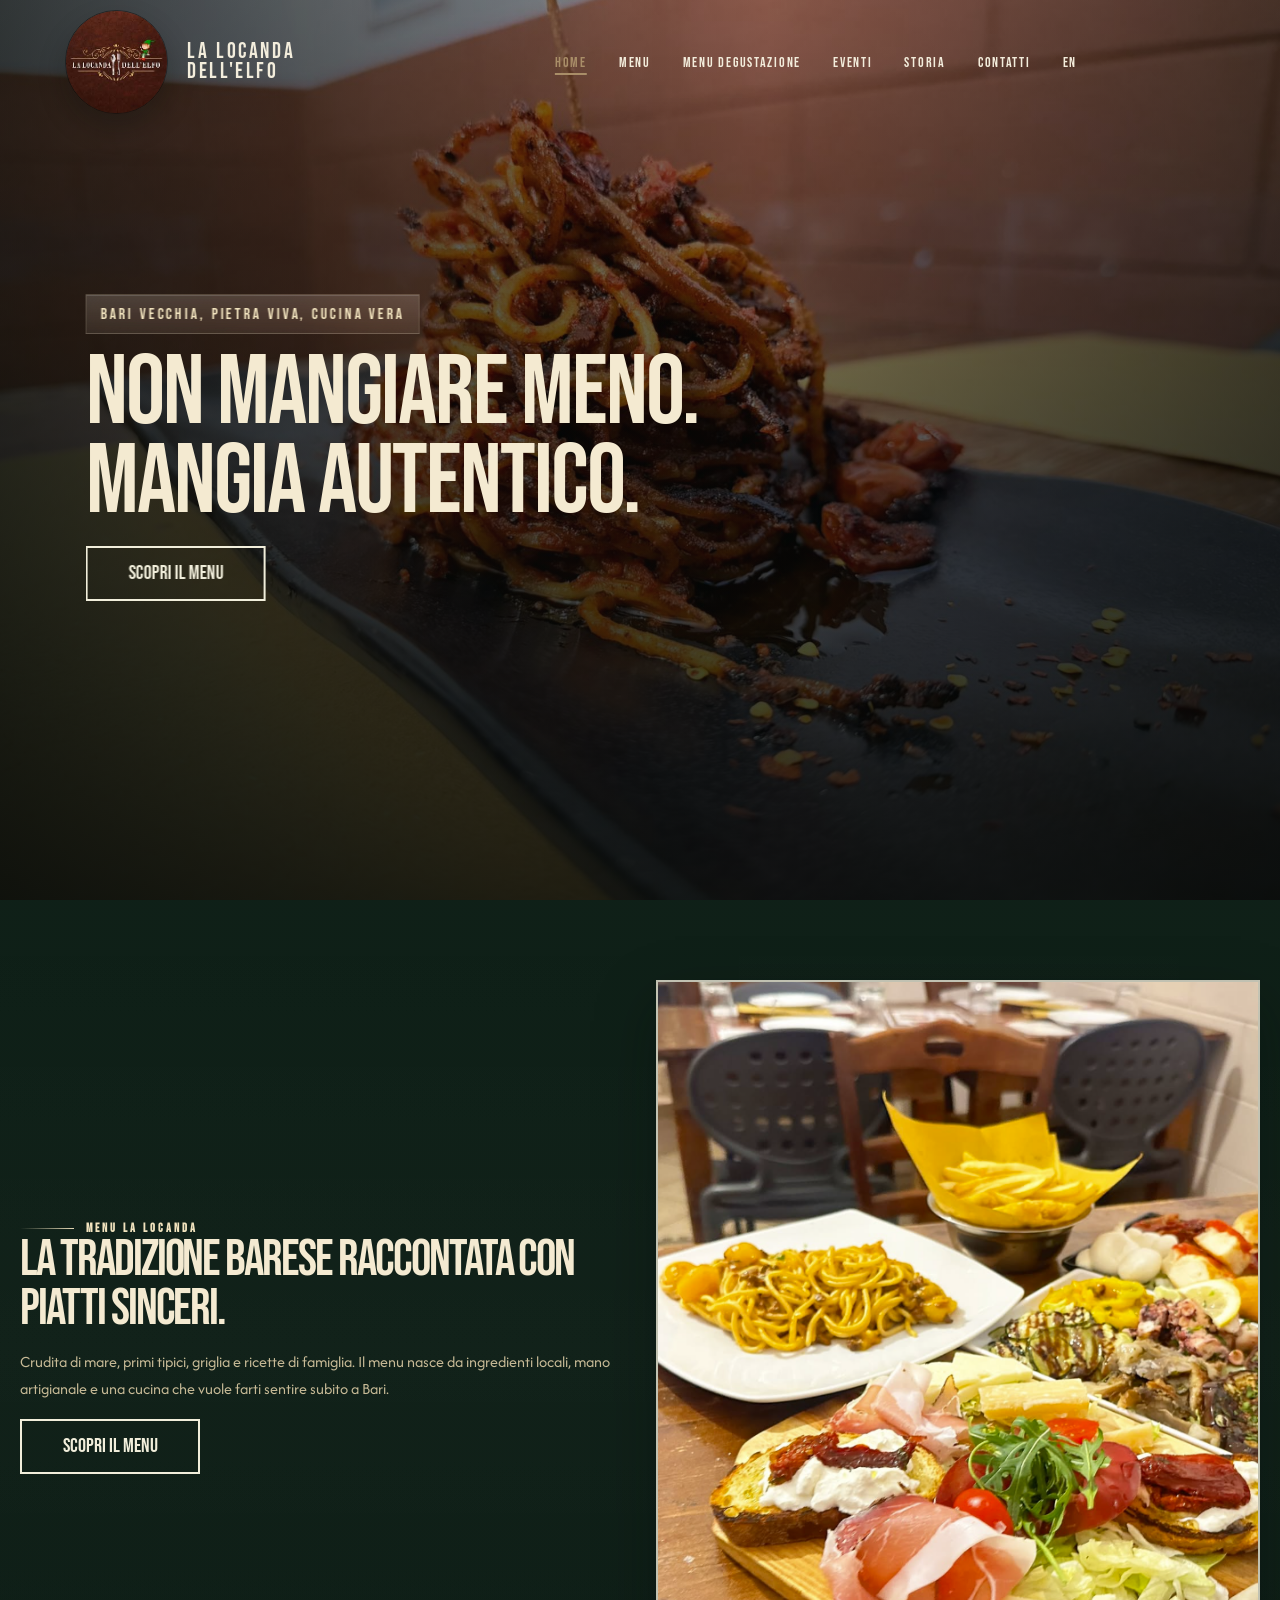
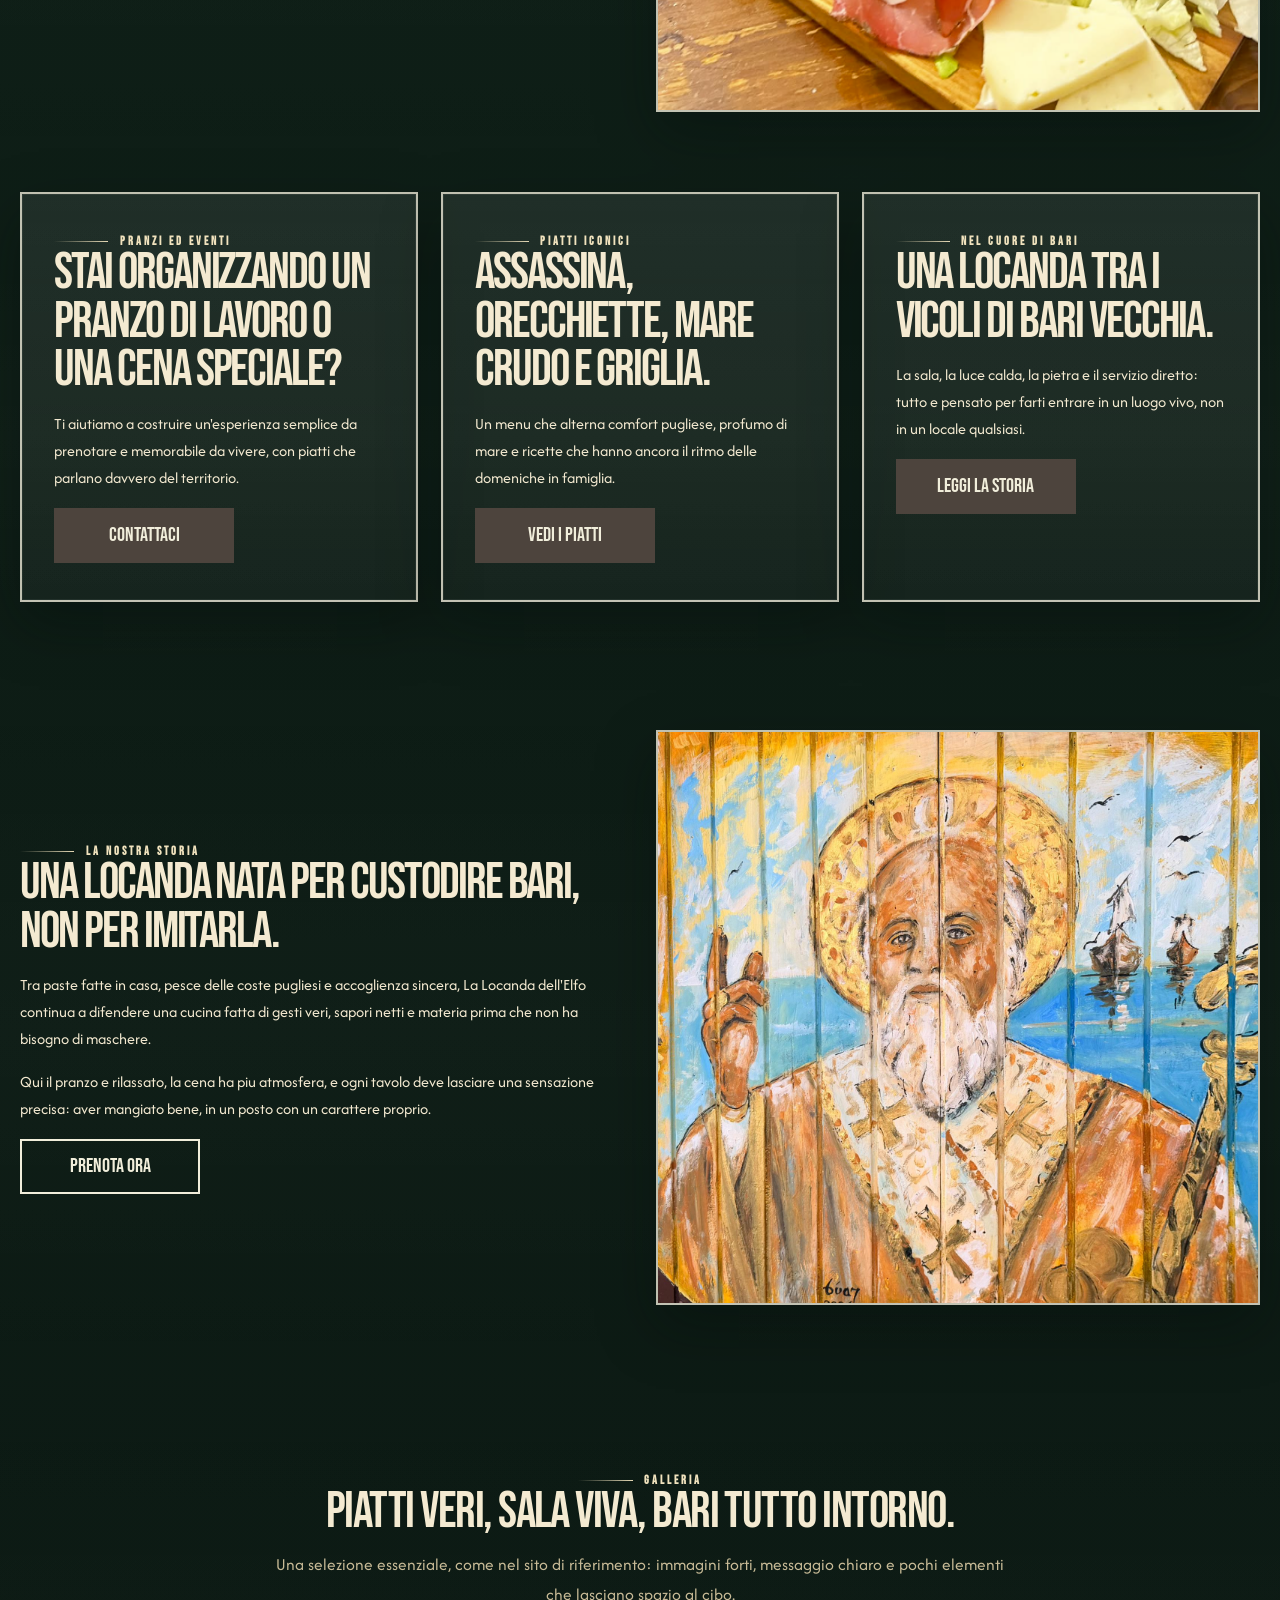
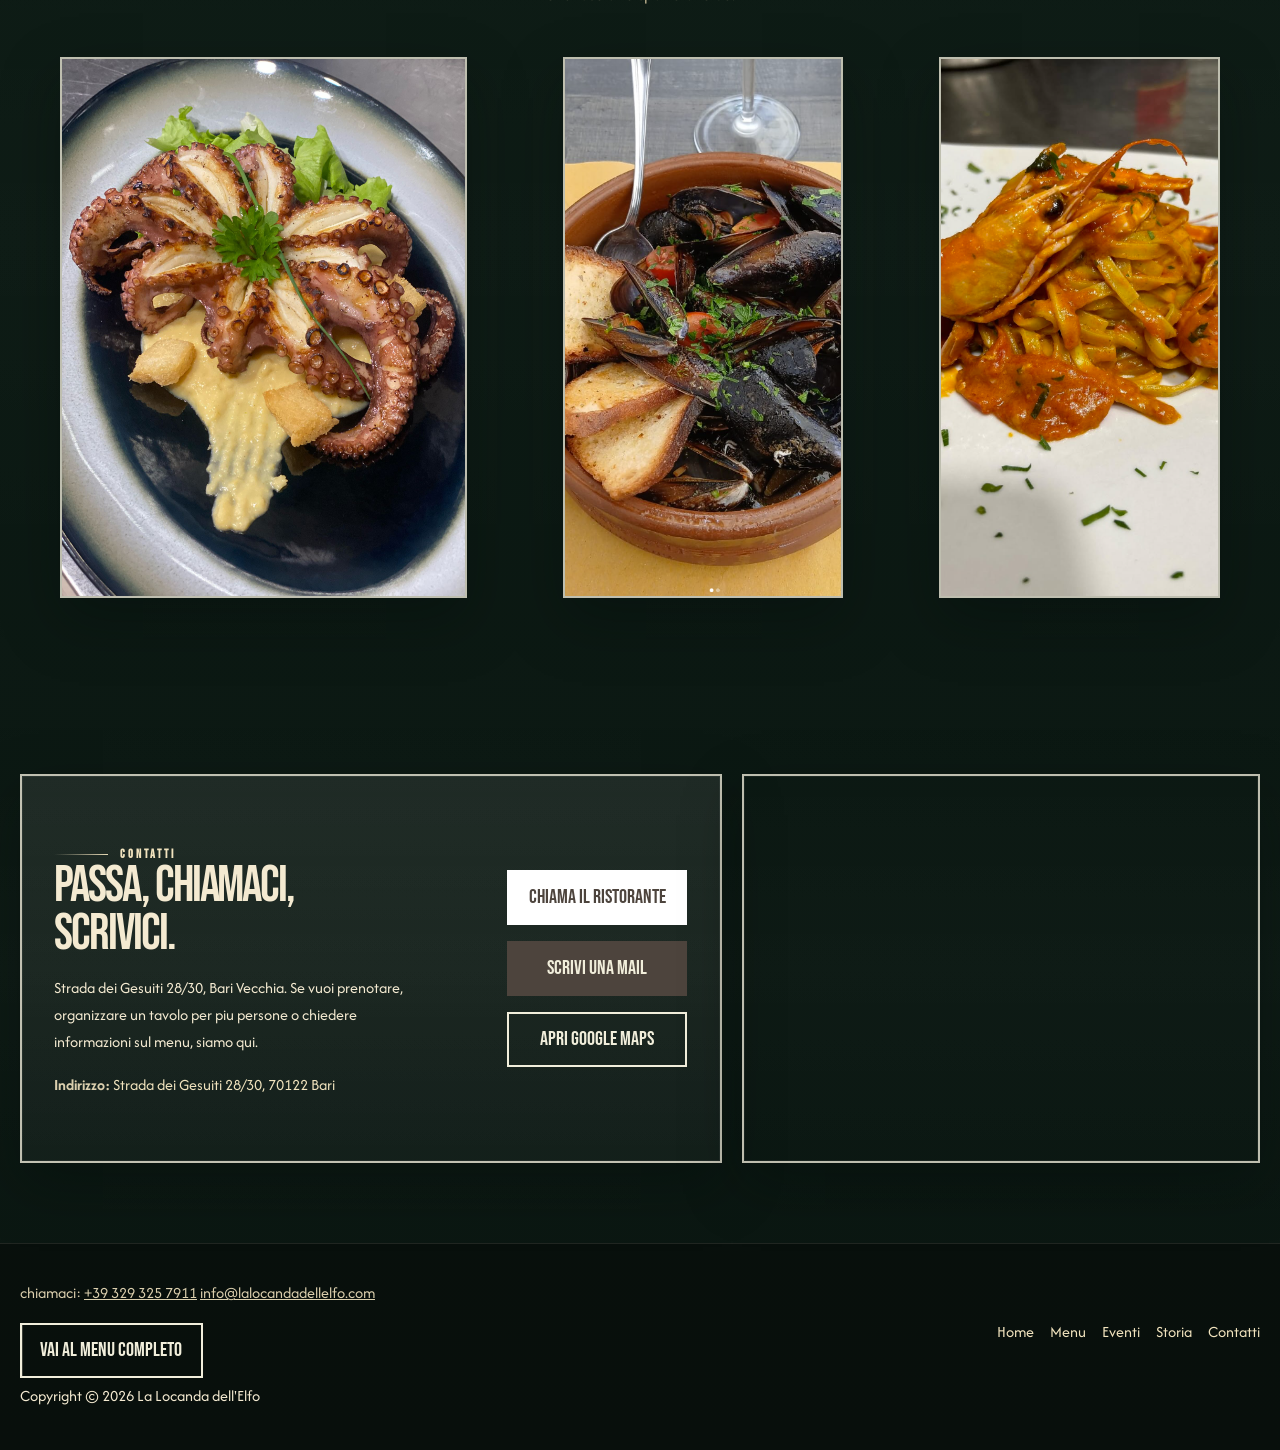
<file: index.html>
<!doctype html>
<html lang="it">
<head>
  <meta charset="utf-8">
  <meta name="viewport" content="width=device-width, initial-scale=1">
  <title>La Locanda dell'Elfo | Trattoria tipica barese a Bari Vecchia</title>
  <meta name="description" content="La Locanda dell'Elfo e una trattoria tipica barese nel cuore di Bari Vecchia. Cucina pugliese autentica, atmosfera calda e menu di tradizione.">
  <meta name="robots" content="index, follow">
  <link rel="canonical" href="https://lalocandadellelfo.com/">
  <meta property="og:title" content="La Locanda dell'Elfo | Trattoria tipica barese">
  <meta property="og:description" content="Sapori autentici pugliesi nel cuore di Bari Vecchia.">
  <meta property="og:type" content="restaurant">
  <meta property="og:url" content="https://lalocandadellelfo.com/">
  <meta property="og:image" content="https://lalocandadellelfo.com/assets/img/locanda.jpeg">
  <link rel="icon" href="assets/icons/favicon.svg" type="image/svg+xml">
  <link rel="preconnect" href="https://fonts.googleapis.com">
  <link rel="preconnect" href="https://fonts.gstatic.com" crossorigin>
  <link href="https://fonts.googleapis.com/css2?family=Afacad:ital,wght@0,400..700;1,400..700&family=Bebas+Neue&display=swap" rel="stylesheet">
  <link rel="stylesheet" href="assets/css/style.css">
  <script type="application/ld+json">
  {
    "@context": "https://schema.org",
    "@type": "Restaurant",
    "name": "La Locanda dell'Elfo",
    "image": "https://lalocandadellelfo.com/assets/img/locanda.jpeg",
    "address": {
      "@type": "PostalAddress",
      "streetAddress": "Strada dei Gesuiti, 28/30",
      "addressLocality": "Bari",
      "postalCode": "70122",
      "addressCountry": "IT"
    },
    "telephone": "+39 329 325 7911",
    "servesCuisine": "Cucina pugliese",
    "priceRange": "EUR 25-45",
    "url": "https://lalocandadellelfo.com/"
  }
  </script>
</head>
<body class="home-rebel">
  <a class="skip-link" href="#contenuto">Salta al contenuto</a>

  <header class="site-header" role="banner">
    <div class="container header-inner">
      <a class="mobile-brand" href="#home">La Locanda dell'Elfo</a>
      <a class="brand desktop-brand" href="#home" aria-label="La Locanda dell'Elfo">
        <img class="brand-logo" src="assets/img/logo.jpg" alt="La Locanda dell'Elfo">
        <span class="brand-name">LA LOCANDA<br>DELL'ELFO</span>
      </a>

      <button class="nav-toggle" aria-controls="nav" aria-expanded="false" aria-label="Apri menu" data-label-open="Apri menu" data-label-close="Chiudi menu">
        <span class="bar"></span>
        <span class="bar"></span>
        <span class="bar"></span>
      </button>

      <nav id="nav" class="nav" aria-label="Navigazione principale">
        <ul>
          <li><a class="is-active" href="#home">Home</a></li>
          <li><a href="#menu-highlights">Menu</a></li>
          <li><a href="menu.html">Menu degustazione</a></li>
          <li><a href="#eventi">Eventi</a></li>
          <li><a href="#storia">Storia</a></li>
          <li><a href="#contatti">Contatti</a></li>
          <li><a href="index-en.html">EN</a></li>
        </ul>
      </nav>
    </div>
  </header>

  <main id="contenuto">
    <section id="home" class="rebel-hero">
      <div class="rebel-hero-slider" id="heroSlider" aria-live="polite">
        <article class="rebel-hero-slide is-active" style="background-image:url('assets/img/assassina.jpeg');">
          <div class="rebel-hero-overlay"></div>
          <div class="container rebel-hero-content">
            <span class="hero-note">Bari Vecchia, pietra viva, cucina vera</span>
            <div class="rebel-title-slider" id="heroTextSlider" aria-live="polite">
              <div class="rebel-text-slide is-active">
                <h1>Non mangiare meno.<br> Mangia autentico.</h1>
                <a class="btn btn-secondary" href="menu.html">Scopri il menu</a>
              </div>
              <div class="rebel-text-slide">
                <h2>La tradizione barese<br> servita come si deve.</h2>
                <a class="btn btn-secondary" href="menu.html">Scopri il menu</a>
              </div>
              <div class="rebel-text-slide">
                <h2>Il mare, la pietra,<br> il piatto giusto.</h2>
                <a class="btn btn-secondary" href="menu.html">Scopri il menu</a>
              </div>
            </div>
          </div>
        </article>
      </div>
    </section>

    <section id="menu-highlights" class="section rebel-intro">
      <div class="container rebel-grid-two">
        <div class="rebel-copy reveal">
          <span class="eyebrow">Menu La Locanda</span>
          <h2>La tradizione barese raccontata con piatti sinceri.</h2>
          <p class="lead">Crudita di mare, primi tipici, griglia e ricette di famiglia. Il menu nasce da ingredienti locali, mano artigianale e una cucina che vuole farti sentire subito a Bari.</p>
          <a class="btn btn-secondary" href="menu.html">Scopri il menu</a>
        </div>
        <div class="rebel-visual reveal-img">
          <img src="assets/img/antipasti.png" alt="Antipasti della Locanda dell'Elfo">
        </div>
      </div>
    </section>

    <section id="eventi" class="section rebel-services">
      <div class="container rebel-service-grid">
        <article class="rebel-service-card reveal">
          <span class="eyebrow">Pranzi ed eventi</span>
          <h3>Stai organizzando un pranzo di lavoro o una cena speciale?</h3>
          <p>Ti aiutiamo a costruire un'esperienza semplice da prenotare e memorabile da vivere, con piatti che parlano davvero del territorio.</p>
          <a class="btn btn-outline-green" href="#contatti">Contattaci</a>
        </article>
        <article class="rebel-service-card reveal delay-1">
          <span class="eyebrow">Piatti iconici</span>
          <h3>Assassina, orecchiette, mare crudo e griglia.</h3>
          <p>Un menu che alterna comfort pugliese, profumo di mare e ricette che hanno ancora il ritmo delle domeniche in famiglia.</p>
          <a class="btn btn-outline-green" href="menu.html">Vedi i piatti</a>
        </article>
        <article class="rebel-service-card reveal delay-2">
          <span class="eyebrow">Nel cuore di Bari</span>
          <h3>Una locanda tra i vicoli di Bari Vecchia.</h3>
          <p>La sala, la luce calda, la pietra e il servizio diretto: tutto e pensato per farti entrare in un luogo vivo, non in un locale qualsiasi.</p>
          <a class="btn btn-outline-green" href="#storia">Leggi la storia</a>
        </article>
      </div>
    </section>

    <section id="storia" class="section rebel-story">
      <div class="container rebel-grid-two">
        <div class="rebel-copy reveal">
          <span class="eyebrow">La nostra storia</span>
          <h2>Una locanda nata per custodire Bari, non per imitarla.</h2>
          <p>Tra paste fatte in casa, pesce delle coste pugliesi e accoglienza sincera, La Locanda dell'Elfo continua a difendere una cucina fatta di gesti veri, sapori netti e materia prima che non ha bisogno di maschere.</p>
          <p>Qui il pranzo e rilassato, la cena ha piu atmosfera, e ogni tavolo deve lasciare una sensazione precisa: aver mangiato bene, in un posto con un carattere proprio.</p>
          <a class="btn btn-secondary" href="#contatti">Prenota ora</a>
        </div>
        <div class="rebel-visual reveal-img">
          <img src="assets/img/sannicola.jpeg" alt="Atmosfera di Bari Vecchia vicino alla Locanda dell'Elfo">
        </div>
      </div>
    </section>

    <section class="section rebel-gallery">
      <div class="container">
        <div class="section-head center reveal">
          <span class="eyebrow">Galleria</span>
          <h2>Piatti veri, sala viva, Bari tutto intorno.</h2>
          <p class="lead">Una selezione essenziale, come nel sito di riferimento: immagini forti, messaggio chiaro e pochi elementi che lasciano spazio al cibo.</p>
        </div>
        <div class="rebel-gallery-grid">
          <figure class="rebel-gallery-card large reveal-img">
            <img src="assets/img/polpo.jpeg" alt="Polpo alla griglia">
          </figure>
          <figure class="rebel-gallery-card reveal-img delay-1">
            <img src="assets/img/cozze.png" alt="Saute di cozze">
          </figure>
          <figure class="rebel-gallery-card reveal-img delay-2">
            <img src="assets/img/scampi.png" alt="Piatto agli scampi">
          </figure>
        </div>
      </div>
    </section>

    <section id="contatti" class="section rebel-contact">
      <div class="container rebel-contact-shell">
        <div class="rebel-contact-panel reveal">
          <div>
            <span class="eyebrow">Contatti</span>
            <h2>Passa, chiamaci, scrivici.</h2>
            <p>Strada dei Gesuiti 28/30, Bari Vecchia. Se vuoi prenotare, organizzare un tavolo per piu persone o chiedere informazioni sul menu, siamo qui.</p>
            <div class="rebel-contact-meta">
              <p><strong>Indirizzo:</strong> <a href="https://www.google.com/maps/search/?api=1&query=Strada%20dei%20Gesuiti%2028%2F30%2C%20Bari" target="_blank" rel="noopener">Strada dei Gesuiti 28/30, 70122 Bari</a></p>
            </div>
          </div>
          <div class="rebel-contact-actions">
            <a class="btn btn-primary" href="tel:+393293257911">Chiama il ristorante</a>
            <a class="btn btn-outline-green" href="mailto:info@lalocandadellelfo.com">Scrivi una mail</a>
            <a class="btn btn-secondary" href="https://www.google.com/maps/search/?api=1&query=Strada%20dei%20Gesuiti%2028%2F30%2C%20Bari" target="_blank" rel="noopener">Apri Google Maps</a>
          </div>
        </div>
        <div class="rebel-map-card reveal-img">
          <iframe
            title="Mappa La Locanda dell'Elfo"
            loading="lazy"
            referrerpolicy="no-referrer-when-downgrade"
            src="https://www.google.com/maps?q=Strada%20dei%20Gesuiti%2028%2F30%2C%20Bari&output=embed"
            allowfullscreen>
          </iframe>
        </div>
      </div>
    </section>
  </main>

  <footer class="site-footer rebel-footer">
    <div class="container rebel-footer-top">
      <div>
        <p class="rebel-footer-line">chiamaci: <a href="tel:+393293257911">+39 329 325 7911</a> <a href="mailto:info@lalocandadellelfo.com">info@lalocandadellelfo.com</a></p>
        <a class="btn btn-secondary" href="menu.html">Vai al menu completo</a>
      </div>
      <nav aria-label="Footer">
        <ul class="rebel-footer-nav">
          <li><a href="#home">Home</a></li>
          <li><a href="#menu-highlights">Menu</a></li>
          <li><a href="#eventi">Eventi</a></li>
          <li><a href="#storia">Storia</a></li>
          <li><a href="#contatti">Contatti</a></li>
        </ul>
      </nav>
    </div>
    <div class="container rebel-footer-bottom">
      <p>Copyright © <span id="year"></span> La Locanda dell'Elfo</p>
    </div>
  </footer>

  <script src="assets/js/main.js"></script>
</body>
</html>
</file>
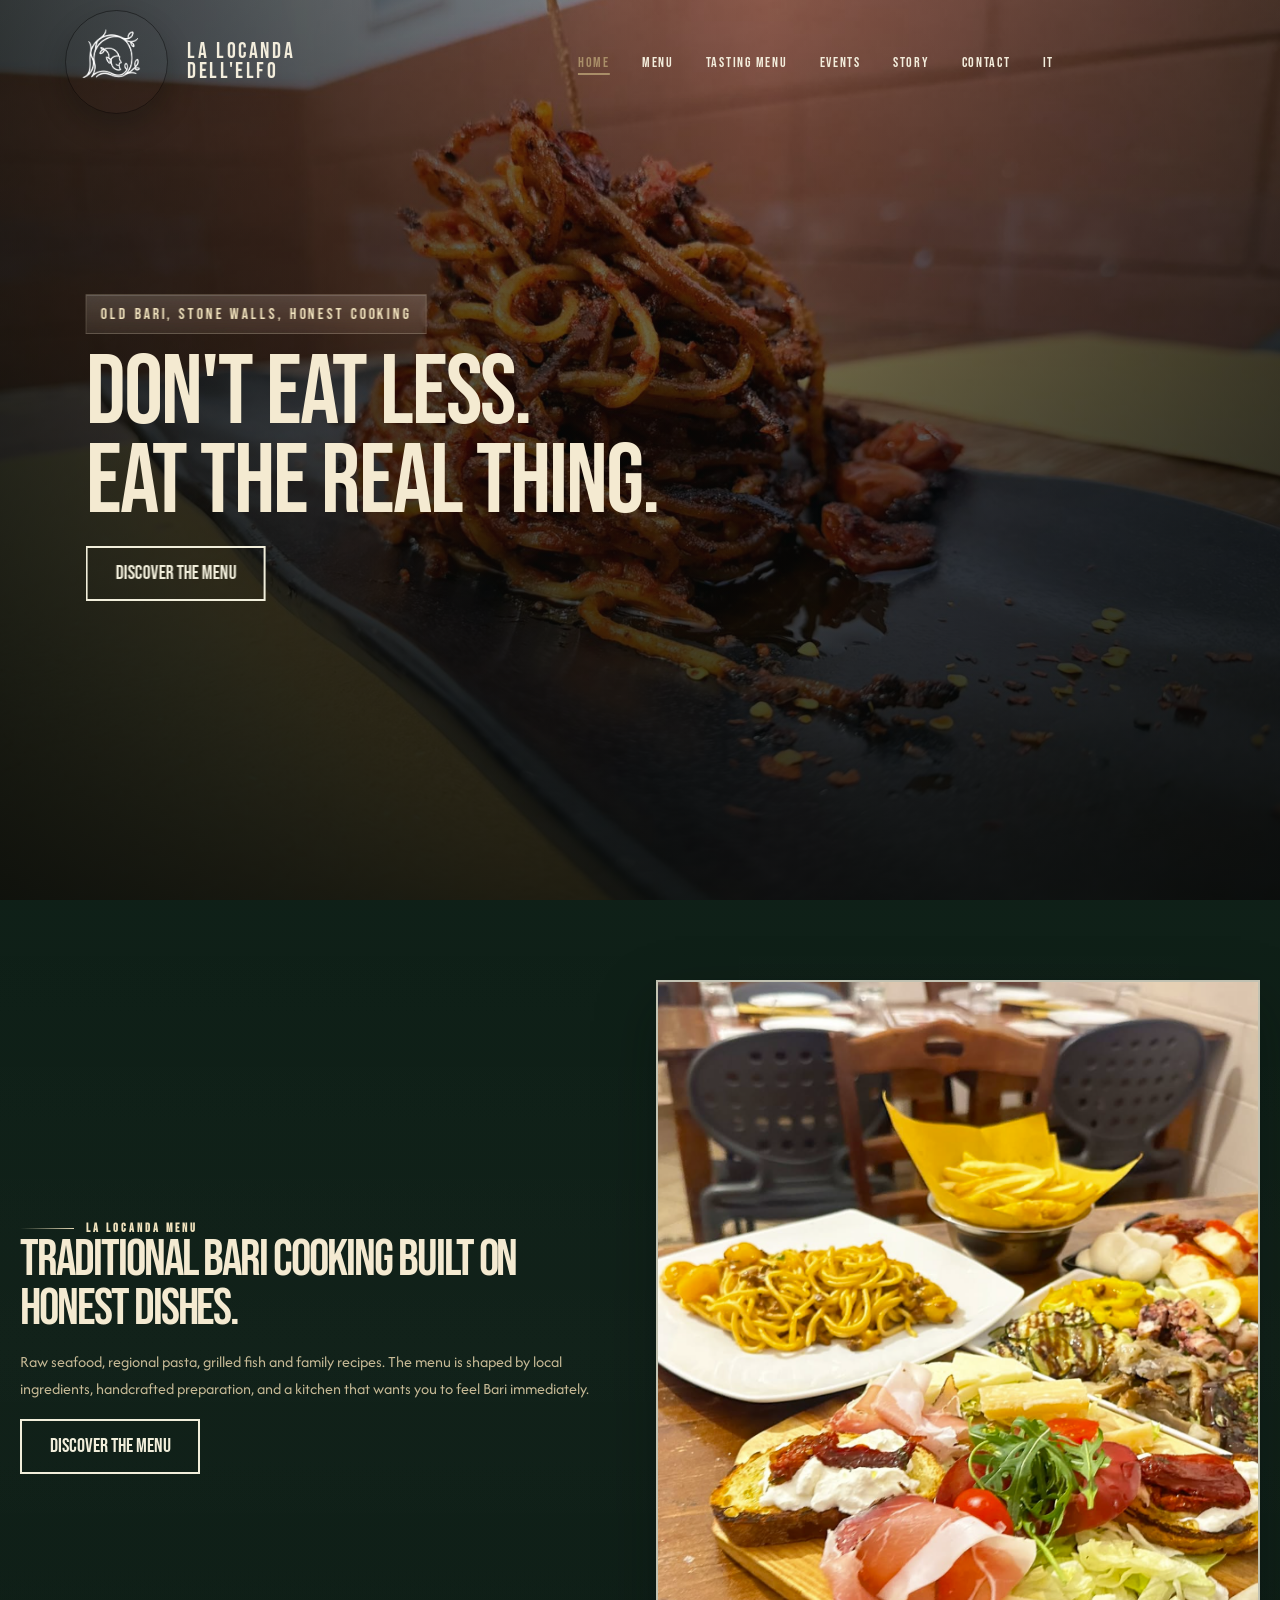
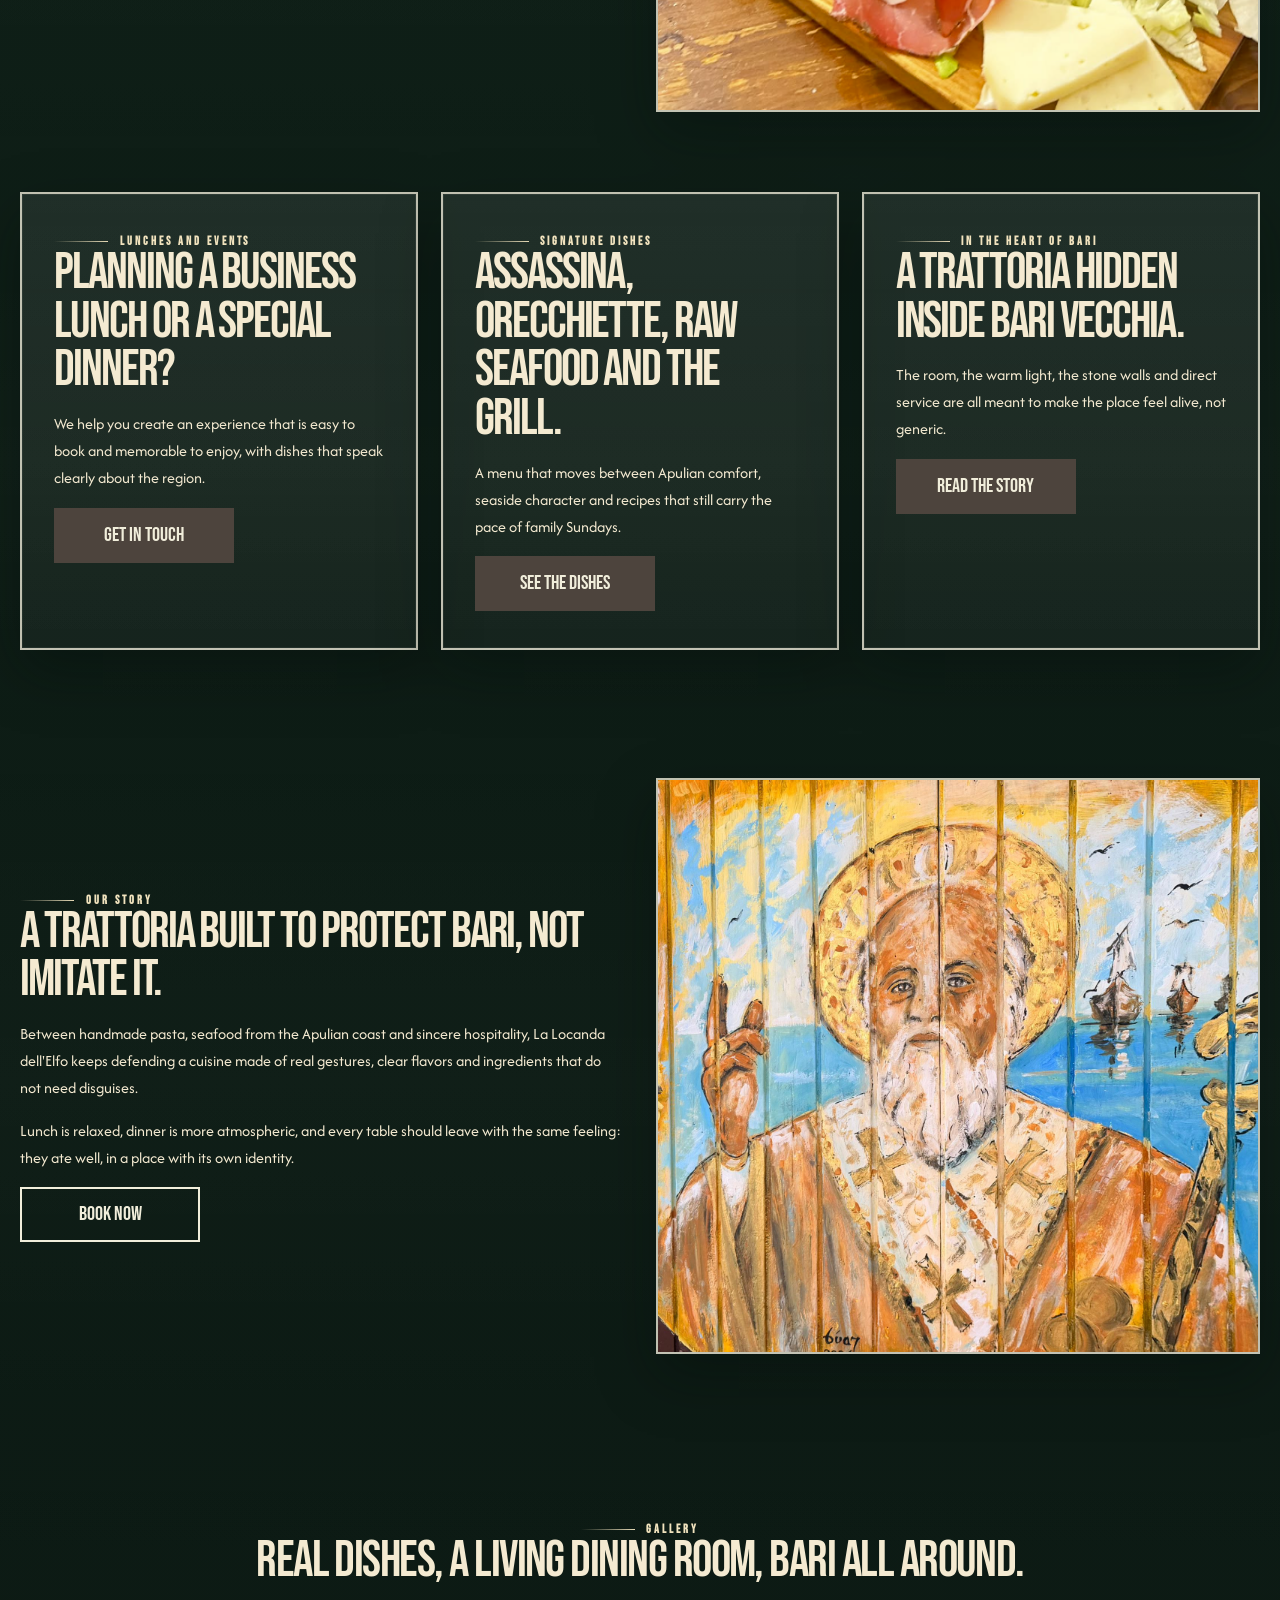
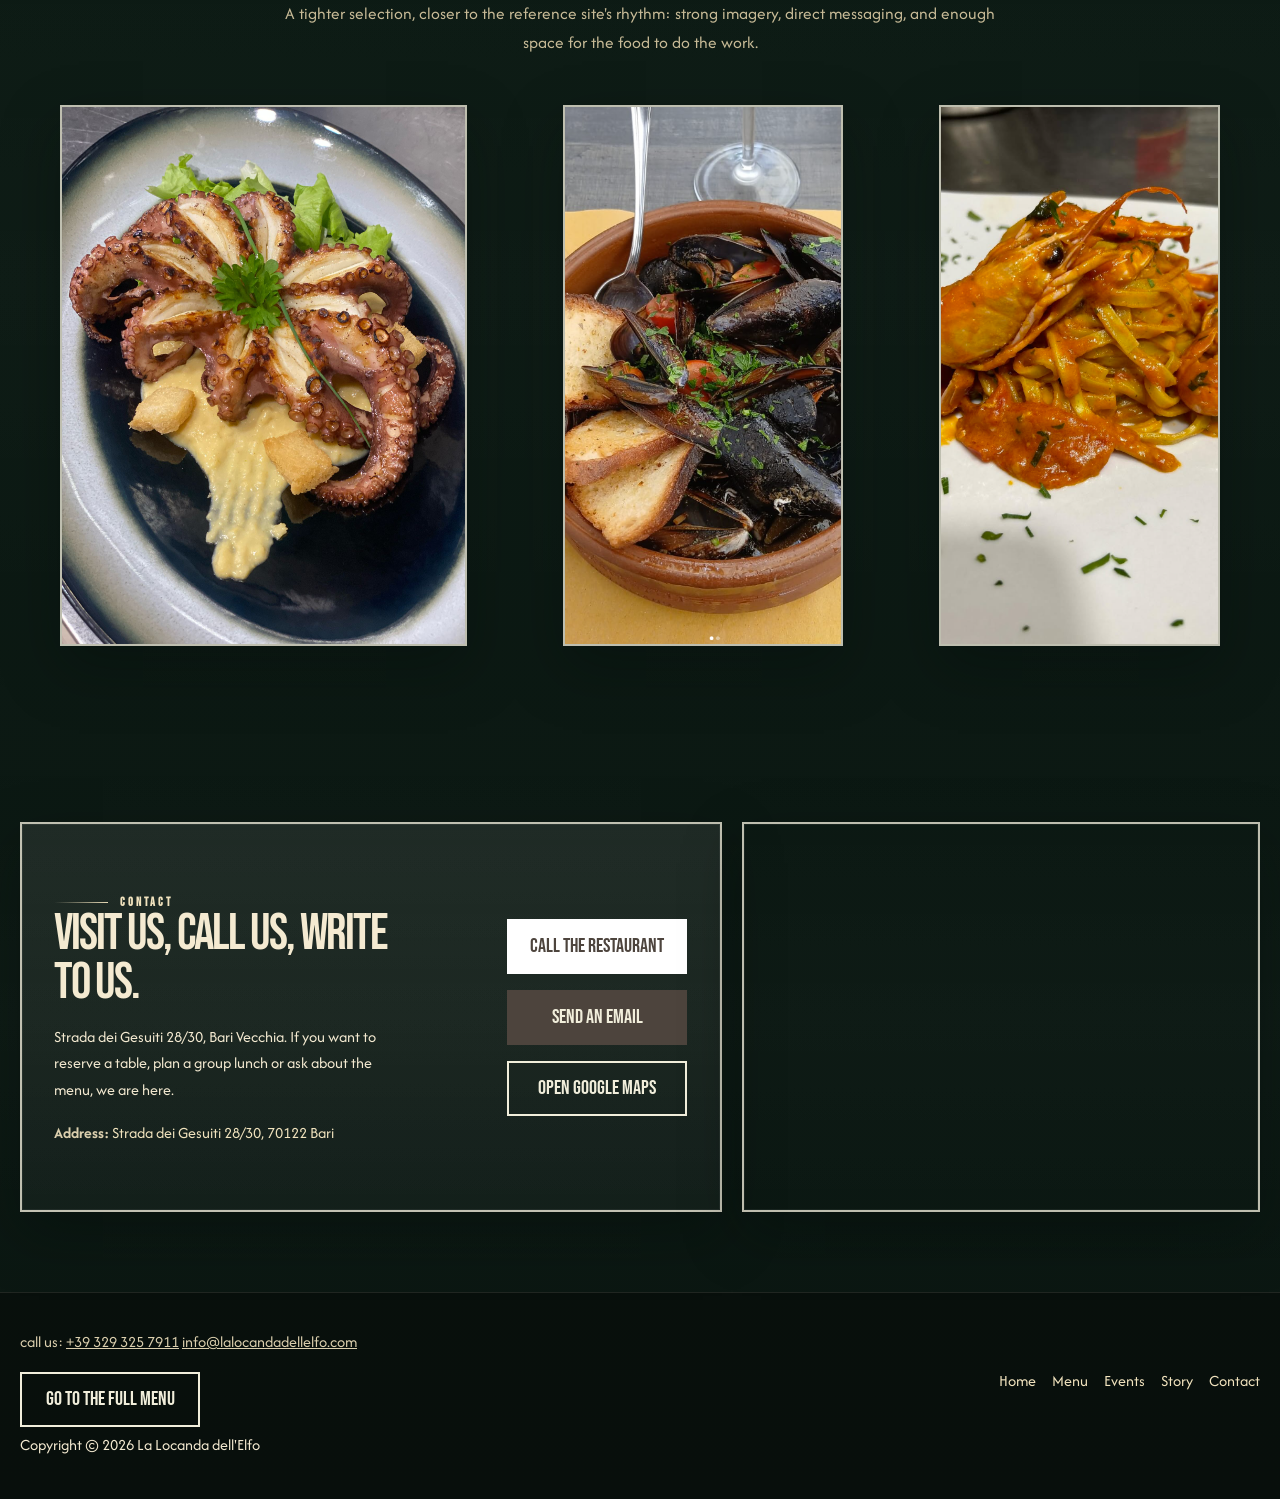
<file: index-en.html>
<!doctype html>
<html lang="en">
<head>
  <meta charset="utf-8">
  <meta name="viewport" content="width=device-width, initial-scale=1">
  <title>La Locanda dell'Elfo | Traditional Apulian trattoria in Bari Vecchia</title>
  <meta name="description" content="La Locanda dell'Elfo is a traditional Apulian trattoria in the heart of Bari Vecchia. Authentic cuisine, warm hospitality, and classic local dishes.">
  <meta name="robots" content="index, follow">
  <link rel="canonical" href="https://lalocandadellelfo.com/">
  <meta property="og:title" content="La Locanda dell'Elfo | Traditional Apulian trattoria">
  <meta property="og:description" content="Authentic Apulian flavors in the heart of old Bari.">
  <meta property="og:type" content="restaurant">
  <meta property="og:url" content="https://lalocandadellelfo.com/">
  <meta property="og:image" content="https://lalocandadellelfo.com/assets/img/locanda.jpeg">
  <link rel="icon" href="assets/icons/favicon.svg" type="image/svg+xml">
  <link rel="preconnect" href="https://fonts.googleapis.com">
  <link rel="preconnect" href="https://fonts.gstatic.com" crossorigin>
  <link href="https://fonts.googleapis.com/css2?family=Afacad:ital,wght@0,400..700;1,400..700&family=Bebas+Neue&display=swap" rel="stylesheet">
  <link rel="stylesheet" href="assets/css/style.css">
</head>
<body class="home-rebel">
  <a class="skip-link" href="#content">Skip to content</a>

  <header class="site-header" role="banner">
    <div class="container header-inner">
      <a class="mobile-brand" href="#home">La Locanda dell'Elfo</a>
      <a class="brand desktop-brand" href="#home" aria-label="La Locanda dell'Elfo">
        <img class="brand-logo" src="assets/img/logo3.png" alt="La Locanda dell'Elfo">
        <span class="brand-name">LA LOCANDA<br>DELL'ELFO</span>
      </a>

      <button class="nav-toggle" aria-controls="nav" aria-expanded="false" aria-label="Open menu" data-label-open="Open menu" data-label-close="Close menu">
        <span class="bar"></span>
        <span class="bar"></span>
        <span class="bar"></span>
      </button>

      <nav id="nav" class="nav" aria-label="Main navigation">
        <ul>
          <li><a class="is-active" href="#home">Home</a></li>
          <li><a href="#menu-highlights">Menu</a></li>
          <li><a href="menu-en.html">Tasting menu</a></li>
          <li><a href="#events">Events</a></li>
          <li><a href="#story">Story</a></li>
          <li><a href="#contact">Contact</a></li>
          <li><a href="index.html">IT</a></li>
        </ul>
      </nav>
    </div>
  </header>

  <main id="content">
    <section id="home" class="rebel-hero">
      <div class="rebel-hero-slider" id="heroSlider" aria-live="polite">
        <article class="rebel-hero-slide is-active" style="background-image:url('assets/img/assassina.jpeg');">
          <div class="rebel-hero-overlay"></div>
          <div class="container rebel-hero-content">
            <span class="hero-note">Old Bari, stone walls, honest cooking</span>
            <div class="rebel-title-slider" id="heroTextSlider" aria-live="polite">
              <div class="rebel-text-slide is-active">
                <h1>Don't eat less.<br> Eat the real thing.</h1>
                <a class="btn btn-secondary" href="menu-en.html">Discover the menu</a>
              </div>
              <div class="rebel-text-slide">
                <h2>Traditional Bari food,<br> served the right way.</h2>
                <a class="btn btn-secondary" href="menu-en.html">Discover the menu</a>
              </div>
              <div class="rebel-text-slide">
                <h2>Sea, stone, and<br> the right plate.</h2>
                <a class="btn btn-secondary" href="menu-en.html">Discover the menu</a>
              </div>
            </div>
          </div>
        </article>
      </div>
    </section>

    <section id="menu-highlights" class="section rebel-intro">
      <div class="container rebel-grid-two">
        <div class="rebel-copy reveal">
          <span class="eyebrow">La Locanda Menu</span>
          <h2>Traditional Bari cooking built on honest dishes.</h2>
          <p class="lead">Raw seafood, regional pasta, grilled fish and family recipes. The menu is shaped by local ingredients, handcrafted preparation, and a kitchen that wants you to feel Bari immediately.</p>
          <a class="btn btn-secondary" href="menu-en.html">Discover the menu</a>
        </div>
        <div class="rebel-visual reveal-img">
          <img src="assets/img/antipasti.png" alt="Starters from La Locanda dell'Elfo">
        </div>
      </div>
    </section>

    <section id="events" class="section rebel-services">
      <div class="container rebel-service-grid">
        <article class="rebel-service-card reveal">
          <span class="eyebrow">Lunches and events</span>
          <h3>Planning a business lunch or a special dinner?</h3>
          <p>We help you create an experience that is easy to book and memorable to enjoy, with dishes that speak clearly about the region.</p>
          <a class="btn btn-outline-green" href="#contact">Get in touch</a>
        </article>
        <article class="rebel-service-card reveal delay-1">
          <span class="eyebrow">Signature dishes</span>
          <h3>Assassina, orecchiette, raw seafood and the grill.</h3>
          <p>A menu that moves between Apulian comfort, seaside character and recipes that still carry the pace of family Sundays.</p>
          <a class="btn btn-outline-green" href="menu-en.html">See the dishes</a>
        </article>
        <article class="rebel-service-card reveal delay-2">
          <span class="eyebrow">In the heart of Bari</span>
          <h3>A trattoria hidden inside Bari Vecchia.</h3>
          <p>The room, the warm light, the stone walls and direct service are all meant to make the place feel alive, not generic.</p>
          <a class="btn btn-outline-green" href="#story">Read the story</a>
        </article>
      </div>
    </section>

    <section id="story" class="section rebel-story">
      <div class="container rebel-grid-two">
        <div class="rebel-copy reveal">
          <span class="eyebrow">Our story</span>
          <h2>A trattoria built to protect Bari, not imitate it.</h2>
          <p>Between handmade pasta, seafood from the Apulian coast and sincere hospitality, La Locanda dell'Elfo keeps defending a cuisine made of real gestures, clear flavors and ingredients that do not need disguises.</p>
          <p>Lunch is relaxed, dinner is more atmospheric, and every table should leave with the same feeling: they ate well, in a place with its own identity.</p>
          <a class="btn btn-secondary" href="#contact">Book now</a>
        </div>
        <div class="rebel-visual reveal-img">
          <img src="assets/img/sannicola.jpeg" alt="Atmosphere near La Locanda dell'Elfo in old Bari">
        </div>
      </div>
    </section>

    <section class="section rebel-gallery">
      <div class="container">
        <div class="section-head center reveal">
          <span class="eyebrow">Gallery</span>
          <h2>Real dishes, a living dining room, Bari all around.</h2>
          <p class="lead">A tighter selection, closer to the reference site's rhythm: strong imagery, direct messaging, and enough space for the food to do the work.</p>
        </div>
        <div class="rebel-gallery-grid">
          <figure class="rebel-gallery-card large reveal-img">
            <img src="assets/img/polpo.jpeg" alt="Grilled octopus">
          </figure>
          <figure class="rebel-gallery-card reveal-img delay-1">
            <img src="assets/img/cozze.png" alt="Sauteed mussels">
          </figure>
          <figure class="rebel-gallery-card reveal-img delay-2">
            <img src="assets/img/scampi.png" alt="Scampi dish">
          </figure>
        </div>
      </div>
    </section>

    <section id="contact" class="section rebel-contact">
      <div class="container rebel-contact-shell">
        <div class="rebel-contact-panel reveal">
          <div>
            <span class="eyebrow">Contact</span>
            <h2>Visit us, call us, write to us.</h2>
            <p>Strada dei Gesuiti 28/30, Bari Vecchia. If you want to reserve a table, plan a group lunch or ask about the menu, we are here.</p>
            <div class="rebel-contact-meta">
              <p><strong>Address:</strong> <a href="https://www.google.com/maps/search/?api=1&query=Strada%20dei%20Gesuiti%2028%2F30%2C%20Bari" target="_blank" rel="noopener">Strada dei Gesuiti 28/30, 70122 Bari</a></p>
            </div>
          </div>
          <div class="rebel-contact-actions">
            <a class="btn btn-primary" href="tel:+393293257911">Call the restaurant</a>
            <a class="btn btn-outline-green" href="mailto:info@lalocandadellelfo.com">Send an email</a>
            <a class="btn btn-secondary" href="https://www.google.com/maps/search/?api=1&query=Strada%20dei%20Gesuiti%2028%2F30%2C%20Bari" target="_blank" rel="noopener">Open Google Maps</a>
          </div>
        </div>
        <div class="rebel-map-card reveal-img">
          <iframe
            title="Map of La Locanda dell'Elfo"
            loading="lazy"
            referrerpolicy="no-referrer-when-downgrade"
            src="https://www.google.com/maps?q=Strada%20dei%20Gesuiti%2028%2F30%2C%20Bari&output=embed"
            allowfullscreen>
          </iframe>
        </div>
      </div>
    </section>
  </main>

  <footer class="site-footer rebel-footer">
    <div class="container rebel-footer-top">
      <div>
        <p class="rebel-footer-line">call us: <a href="tel:+393293257911">+39 329 325 7911</a> <a href="mailto:info@lalocandadellelfo.com">info@lalocandadellelfo.com</a></p>
        <a class="btn btn-secondary" href="menu-en.html">Go to the full menu</a>
      </div>
      <nav aria-label="Footer">
        <ul class="rebel-footer-nav">
          <li><a href="#home">Home</a></li>
          <li><a href="#menu-highlights">Menu</a></li>
          <li><a href="#events">Events</a></li>
          <li><a href="#story">Story</a></li>
          <li><a href="#contact">Contact</a></li>
        </ul>
      </nav>
    </div>
    <div class="container rebel-footer-bottom">
      <p>Copyright © <span id="year"></span> La Locanda dell'Elfo</p>
    </div>
  </footer>

  <script src="assets/js/main.js"></script>
</body>
</html>
</file>
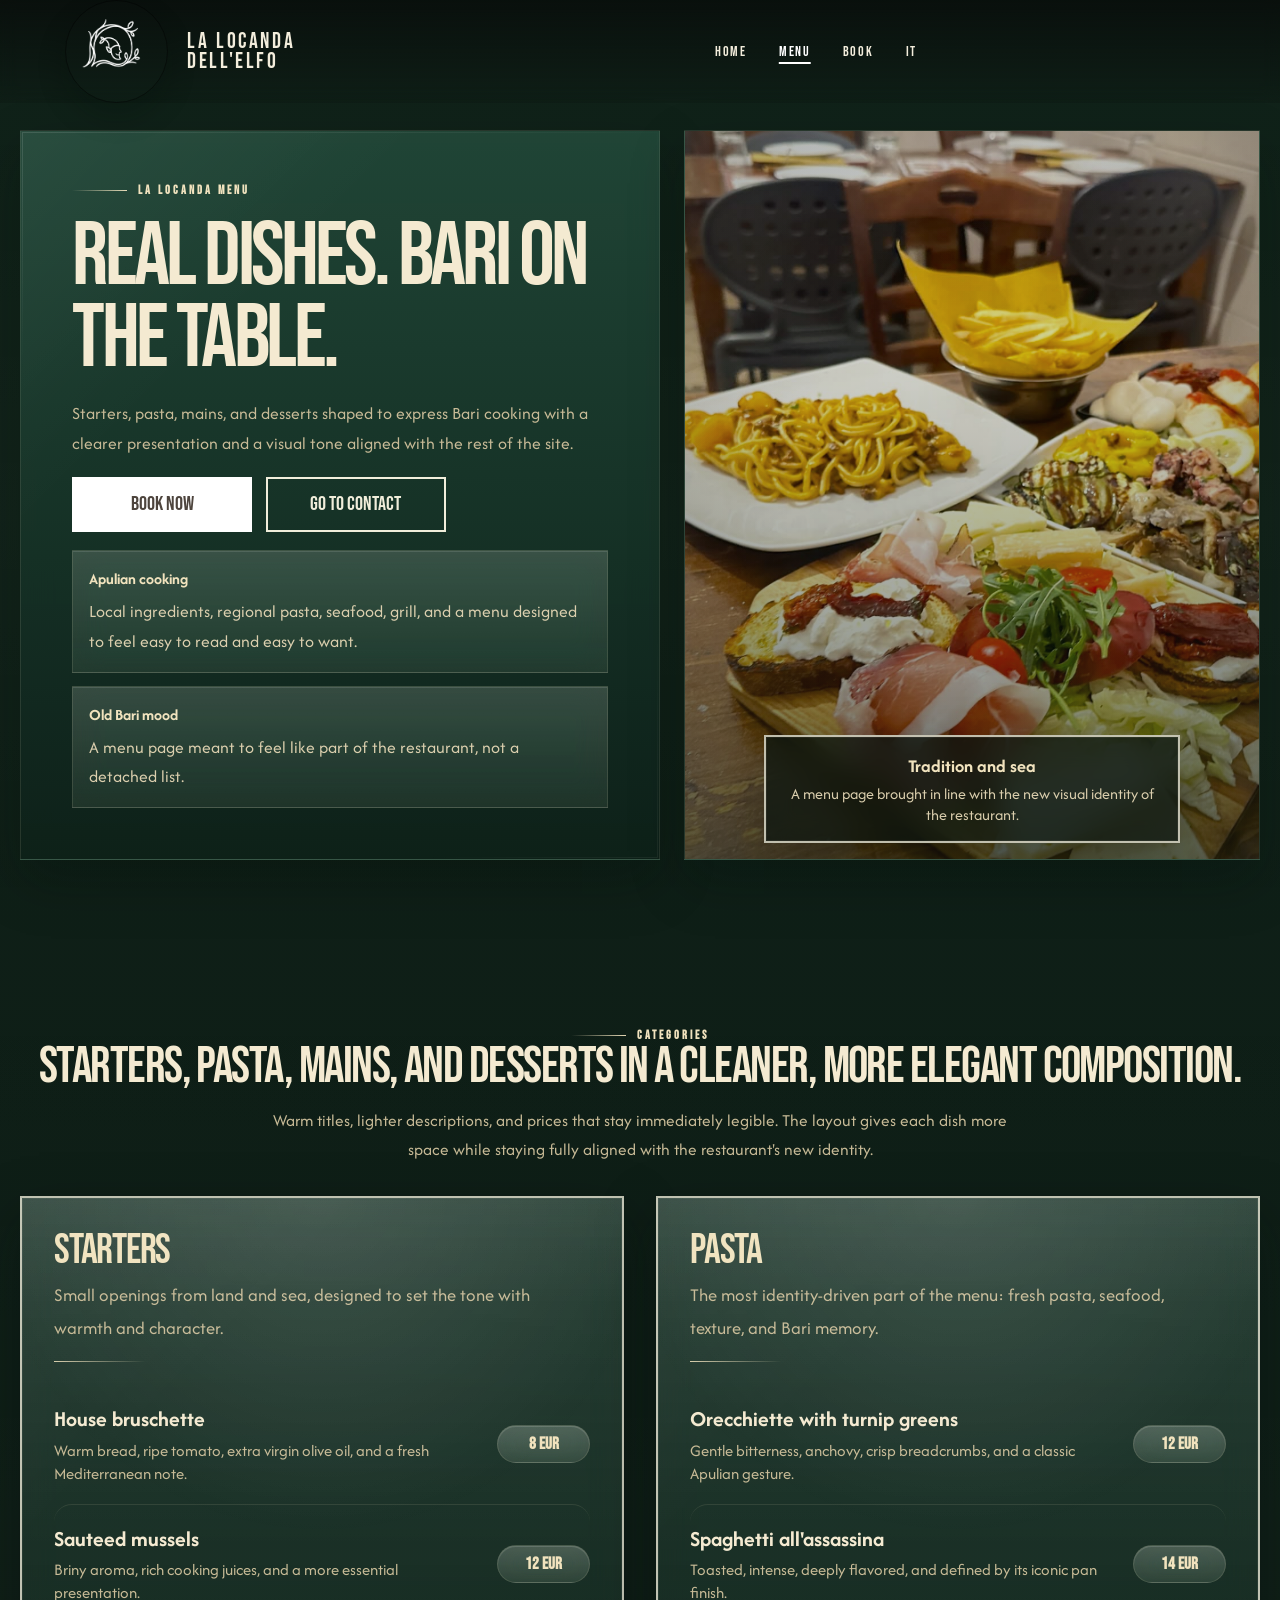
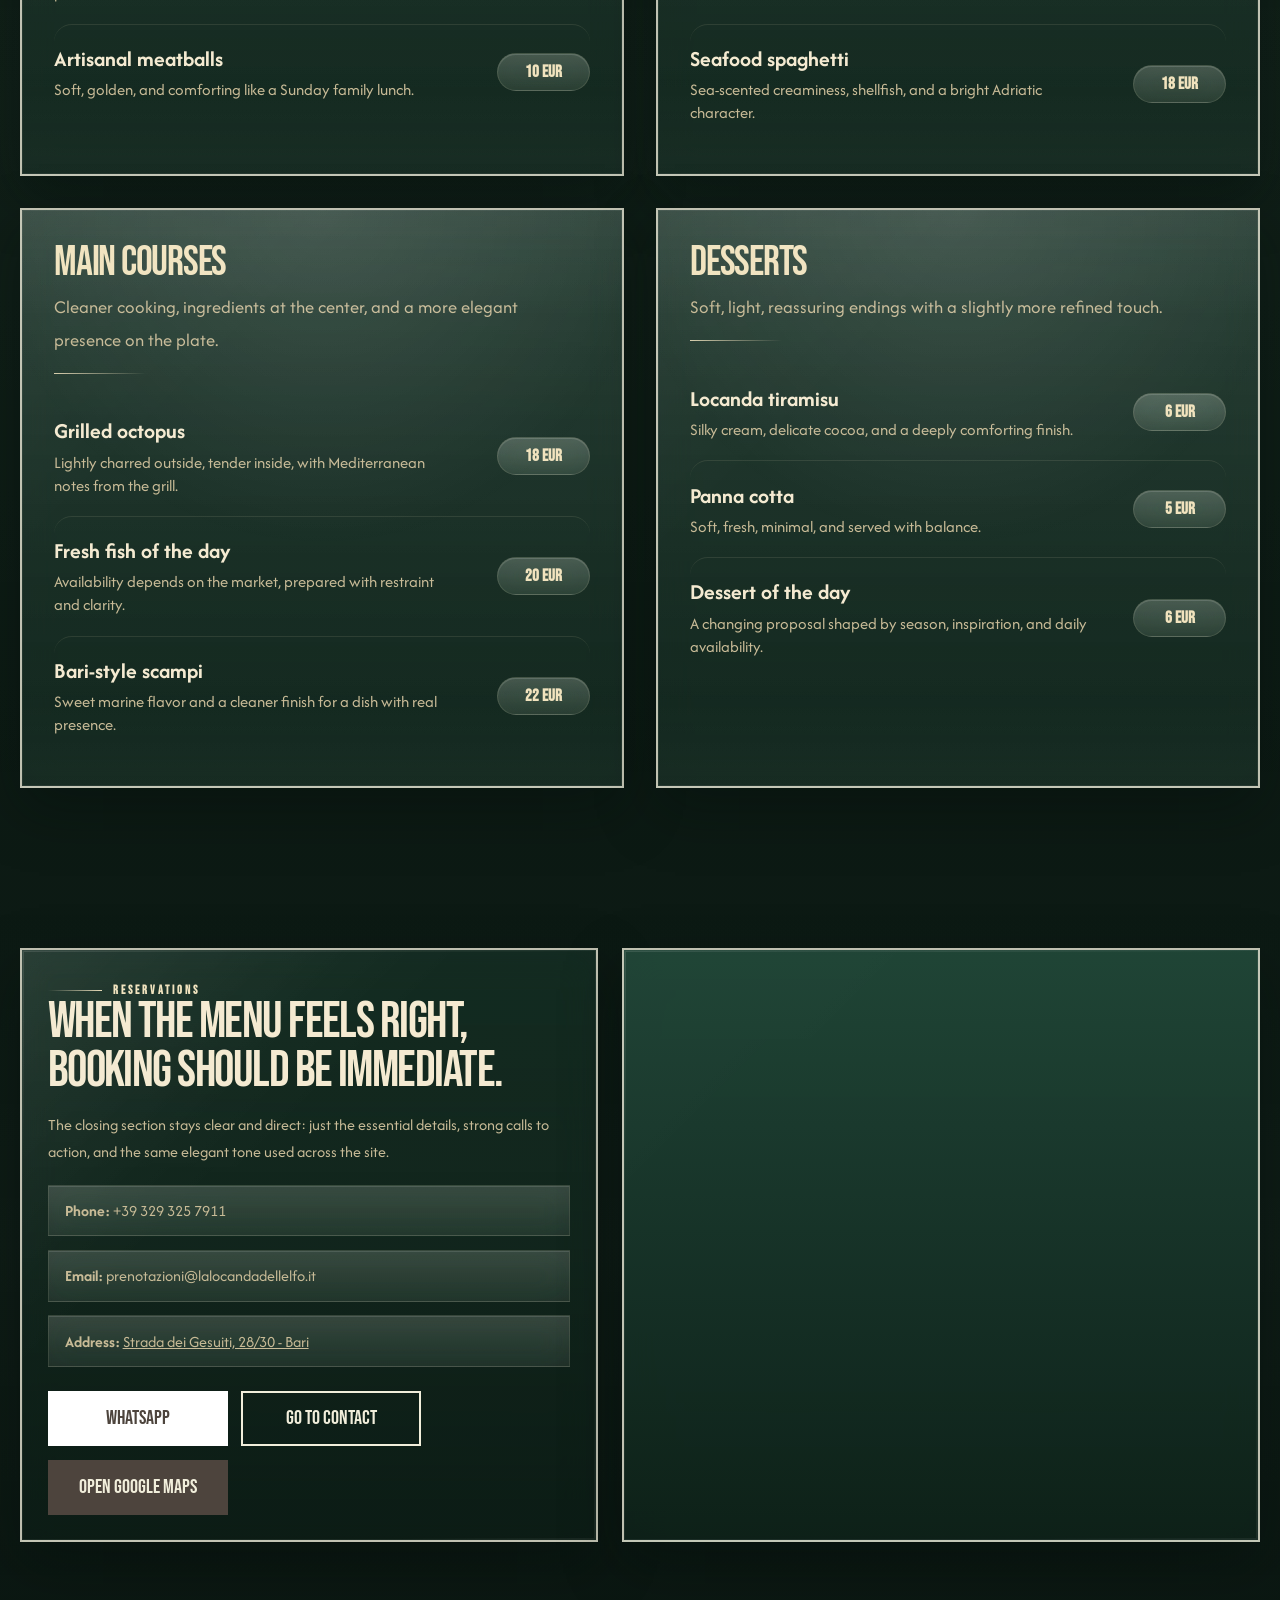
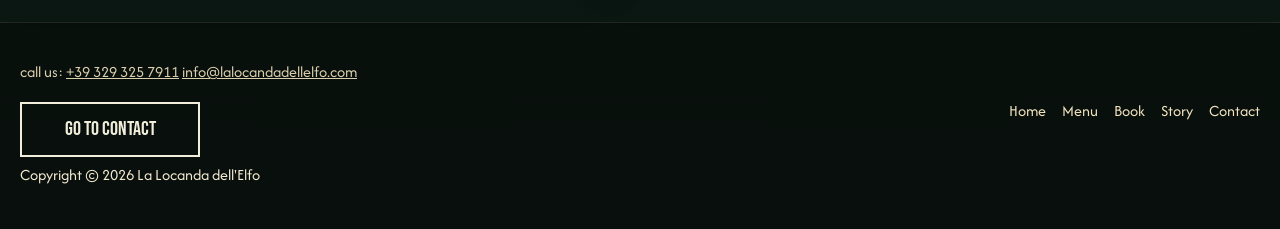
<file: menu-en.html>
<!doctype html>
<html lang="en">
<head>
  <meta charset="utf-8">
  <meta name="viewport" content="width=device-width, initial-scale=1">
  <title>Menu | La Locanda dell'Elfo</title>
  <meta name="description" content="Discover the menu of La Locanda dell'Elfo: starters, pasta, mains and desserts inspired by Apulian tradition.">
  <link rel="icon" href="assets/icons/favicon.svg" type="image/svg+xml">
  <link rel="preconnect" href="https://fonts.googleapis.com">
  <link rel="preconnect" href="https://fonts.gstatic.com" crossorigin>
  <link href="https://fonts.googleapis.com/css2?family=Afacad:ital,wght@0,400..700;1,400..700&family=Bebas+Neue&display=swap" rel="stylesheet">
  <link rel="stylesheet" href="assets/css/style.css">
</head>
<body class="home-rebel menu-page">
  <a class="skip-link" href="#content">Skip to content</a>

  <header class="site-header" role="banner">
    <div class="container header-inner">
      <a class="mobile-brand" href="index-en.html">La Locanda dell'Elfo</a>
      <a class="brand desktop-brand" href="index-en.html" aria-label="La Locanda dell'Elfo">
        <img class="brand-logo" src="assets/img/logo3.png" alt="La Locanda dell'Elfo">
        <span class="brand-name">LA LOCANDA<br>DELL'ELFO</span>
      </a>

      <button class="nav-toggle" aria-controls="nav" aria-expanded="false" aria-label="Open menu" data-label-open="Open menu" data-label-close="Close menu">
        <span class="bar"></span>
        <span class="bar"></span>
        <span class="bar"></span>
      </button>

      <nav id="nav" class="nav" aria-label="Main navigation">
        <ul>
          <li><a href="index-en.html">Home</a></li>
          <li><a class="is-active" href="#menu">Menu</a></li>
          <li><a href="#booking">Book</a></li>
          <li><a href="menu.html">IT</a></li>
        </ul>
      </nav>
    </div>
  </header>

  <main id="content">
    <section class="section menu-hero">
      <div class="container menu-hero-shell">
        <div class="menu-hero-copy reveal">
          <span class="eyebrow">La Locanda Menu</span>
          <h1>Real dishes. Bari on the table.</h1>
          <p>Starters, pasta, mains, and desserts shaped to express Bari cooking with a clearer presentation and a visual tone aligned with the rest of the site.</p>
          <div class="cta-row">
            <a class="btn btn-primary" href="tel:+393293257911">Book now</a>
            <a class="btn btn-secondary" href="index-en.html#contact">Go to contact</a>
          </div>
          <div class="menu-signals">
            <div class="menu-signal">
              <strong>Apulian cooking</strong>
              <p>Local ingredients, regional pasta, seafood, grill, and a menu designed to feel easy to read and easy to want.</p>
            </div>
            <div class="menu-signal">
              <strong>Old Bari mood</strong>
              <p>A menu page meant to feel like part of the restaurant, not a detached list.</p>
            </div>
          </div>
        </div>

        <div class="menu-hero-visual reveal-img">
          <img src="assets/img/antipasti.png" alt="Starters from La Locanda dell'Elfo">
          <div class="menu-hero-note">
            <strong>Tradition and sea</strong>
            <span>A menu page brought in line with the new visual identity of the restaurant.</span>
          </div>
        </div>
      </div>
    </section>


    <section id="menu" class="section">
      <div class="container">
        <header class="section-head center reveal">
          <span class="eyebrow">Categories</span>
          <h2>Starters, pasta, mains, and desserts in a cleaner, more elegant composition.</h2>
          <p class="lead menu-section-intro">Warm titles, lighter descriptions, and prices that stay immediately legible. The layout gives each dish more space while staying fully aligned with the restaurant's new identity.</p>
        </header>

        <div class="menu-grid" id="menuGrid"></div>
      </div>
    </section>

    <section id="booking" class="section">
      <div class="container reservation-grid">
        <div class="surface-panel reservation-panel reveal">
          <span class="eyebrow">Reservations</span>
          <h2>When the menu feels right, booking should be immediate.</h2>
          <p>The closing section stays clear and direct: just the essential details, strong calls to action, and the same elegant tone used across the site.</p>
          <div class="reservation-notes">
            <div><strong>Phone:</strong> +39 329 325 7911</div>
            <div><strong>Email:</strong> prenotazioni@lalocandadellelfo.it</div>
            <div><strong>Address:</strong> <a href="https://www.google.com/maps/search/?api=1&query=Strada%20dei%20Gesuiti%2028%2F30%2C%20Bari" target="_blank" rel="noopener">Strada dei Gesuiti, 28/30 - Bari</a></div>
          </div>
          <div class="cta-row">
            <a class="btn btn-primary" href="https://wa.me/393293257911" target="_blank" rel="noopener">WhatsApp</a>
            <a class="btn btn-secondary" href="index-en.html#contact">Go to contact</a>
            <a class="btn btn-outline-green" href="https://www.google.com/maps/search/?api=1&query=Strada%20dei%20Gesuiti%2028%2F30%2C%20Bari" target="_blank" rel="noopener">Open Google Maps</a>
          </div>
        </div>

        <div class="map-card reveal-img delay-1">
          <iframe title="Map to La Locanda dell'Elfo" loading="lazy" referrerpolicy="no-referrer-when-downgrade" src="https://www.google.com/maps?q=Strada%20dei%20Gesuiti%2028%2F30%2C%20Bari&output=embed" allowfullscreen></iframe>
        </div>
      </div>
    </section>
  </main>

  <footer class="site-footer rebel-footer">
    <div class="container rebel-footer-top">
      <div>
        <p class="rebel-footer-line">call us: <a href="tel:+393293257911">+39 329 325 7911</a> <a href="mailto:info@lalocandadellelfo.com">info@lalocandadellelfo.com</a></p>
        <a class="btn btn-secondary" href="index-en.html#contact">Go to contact</a>
      </div>
      <nav aria-label="Footer">
        <ul class="rebel-footer-nav">
          <li><a href="index-en.html">Home</a></li>
          <li><a href="#menu">Menu</a></li>
          <li><a href="#booking">Book</a></li>
          <li><a href="index-en.html#story">Story</a></li>
          <li><a href="index-en.html#contact">Contact</a></li>
        </ul>
      </nav>
    </div>
    <div class="container rebel-footer-bottom">
      <p>Copyright &copy; <span id="year"></span> La Locanda dell'Elfo</p>
    </div>
  </footer>

  <script src="assets/js/main.js"></script>
  <script>
    (function () {
      const menuData = [
        {
          title: "Starters",
          subtitle: "Small openings from land and sea, designed to set the tone with warmth and character.",
          items: [
            { name: "House bruschette", description: "Warm bread, ripe tomato, extra virgin olive oil, and a fresh Mediterranean note.", price: "8 EUR" },
            { name: "Sauteed mussels", description: "Briny aroma, rich cooking juices, and a more essential presentation.", price: "12 EUR" },
            { name: "Artisanal meatballs", description: "Soft, golden, and comforting like a Sunday family lunch.", price: "10 EUR" }
          ]
        },
        {
          title: "Pasta",
          subtitle: "The most identity-driven part of the menu: fresh pasta, seafood, texture, and Bari memory.",
          items: [
            { name: "Orecchiette with turnip greens", description: "Gentle bitterness, anchovy, crisp breadcrumbs, and a classic Apulian gesture.", price: "12 EUR" },
            { name: "Spaghetti all'assassina", description: "Toasted, intense, deeply flavored, and defined by its iconic pan finish.", price: "14 EUR" },
            { name: "Seafood spaghetti", description: "Sea-scented creaminess, shellfish, and a bright Adriatic character.", price: "18 EUR" }
          ]
        },
        {
          title: "Main courses",
          subtitle: "Cleaner cooking, ingredients at the center, and a more elegant presence on the plate.",
          items: [
            { name: "Grilled octopus", description: "Lightly charred outside, tender inside, with Mediterranean notes from the grill.", price: "18 EUR" },
            { name: "Fresh fish of the day", description: "Availability depends on the market, prepared with restraint and clarity.", price: "20 EUR" },
            { name: "Bari-style scampi", description: "Sweet marine flavor and a cleaner finish for a dish with real presence.", price: "22 EUR" }
          ]
        },
        {
          title: "Desserts",
          subtitle: "Soft, light, reassuring endings with a slightly more refined touch.",
          items: [
            { name: "Locanda tiramisu", description: "Silky cream, delicate cocoa, and a deeply comforting finish.", price: "6 EUR" },
            { name: "Panna cotta", description: "Soft, fresh, minimal, and served with balance.", price: "5 EUR" },
            { name: "Dessert of the day", description: "A changing proposal shaped by season, inspiration, and daily availability.", price: "6 EUR" }
          ]
        }
      ];

      const grid = document.getElementById("menuGrid");
      if (!grid) return;

      menuData.forEach((section, sectionIndex) => {
        const article = document.createElement("article");
        article.className = "menu-card reveal";
        article.style.transitionDelay = `${sectionIndex * 120}ms`;

        const header = document.createElement("div");
        header.className = "menu-card-header";

        const title = document.createElement("h3");
        title.className = "menu-title";
        title.textContent = section.title;

        const subtitle = document.createElement("p");
        subtitle.className = "menu-subtitle";
        subtitle.textContent = section.subtitle;

        const list = document.createElement("dl");
        list.className = "menu-list";

        section.items.forEach((item) => {
          const row = document.createElement("div");
          row.className = "menu-row reveal";

          const dt = document.createElement("dt");
          const strong = document.createElement("strong");
          strong.textContent = item.name;
          const span = document.createElement("span");
          span.textContent = item.description;
          dt.appendChild(strong);
          dt.appendChild(span);

          const dd = document.createElement("dd");
          dd.className = "price";
          dd.textContent = item.price;

          row.appendChild(dt);
          row.appendChild(dd);
          list.appendChild(row);
        });

        header.appendChild(title);
        header.appendChild(subtitle);
        article.appendChild(header);
        article.appendChild(list);
        grid.appendChild(article);
      });

      if (window.__codexObserveReveals) {
        window.__codexObserveReveals(grid);
      }
    })();
  </script>
</body>
</html>
</file>
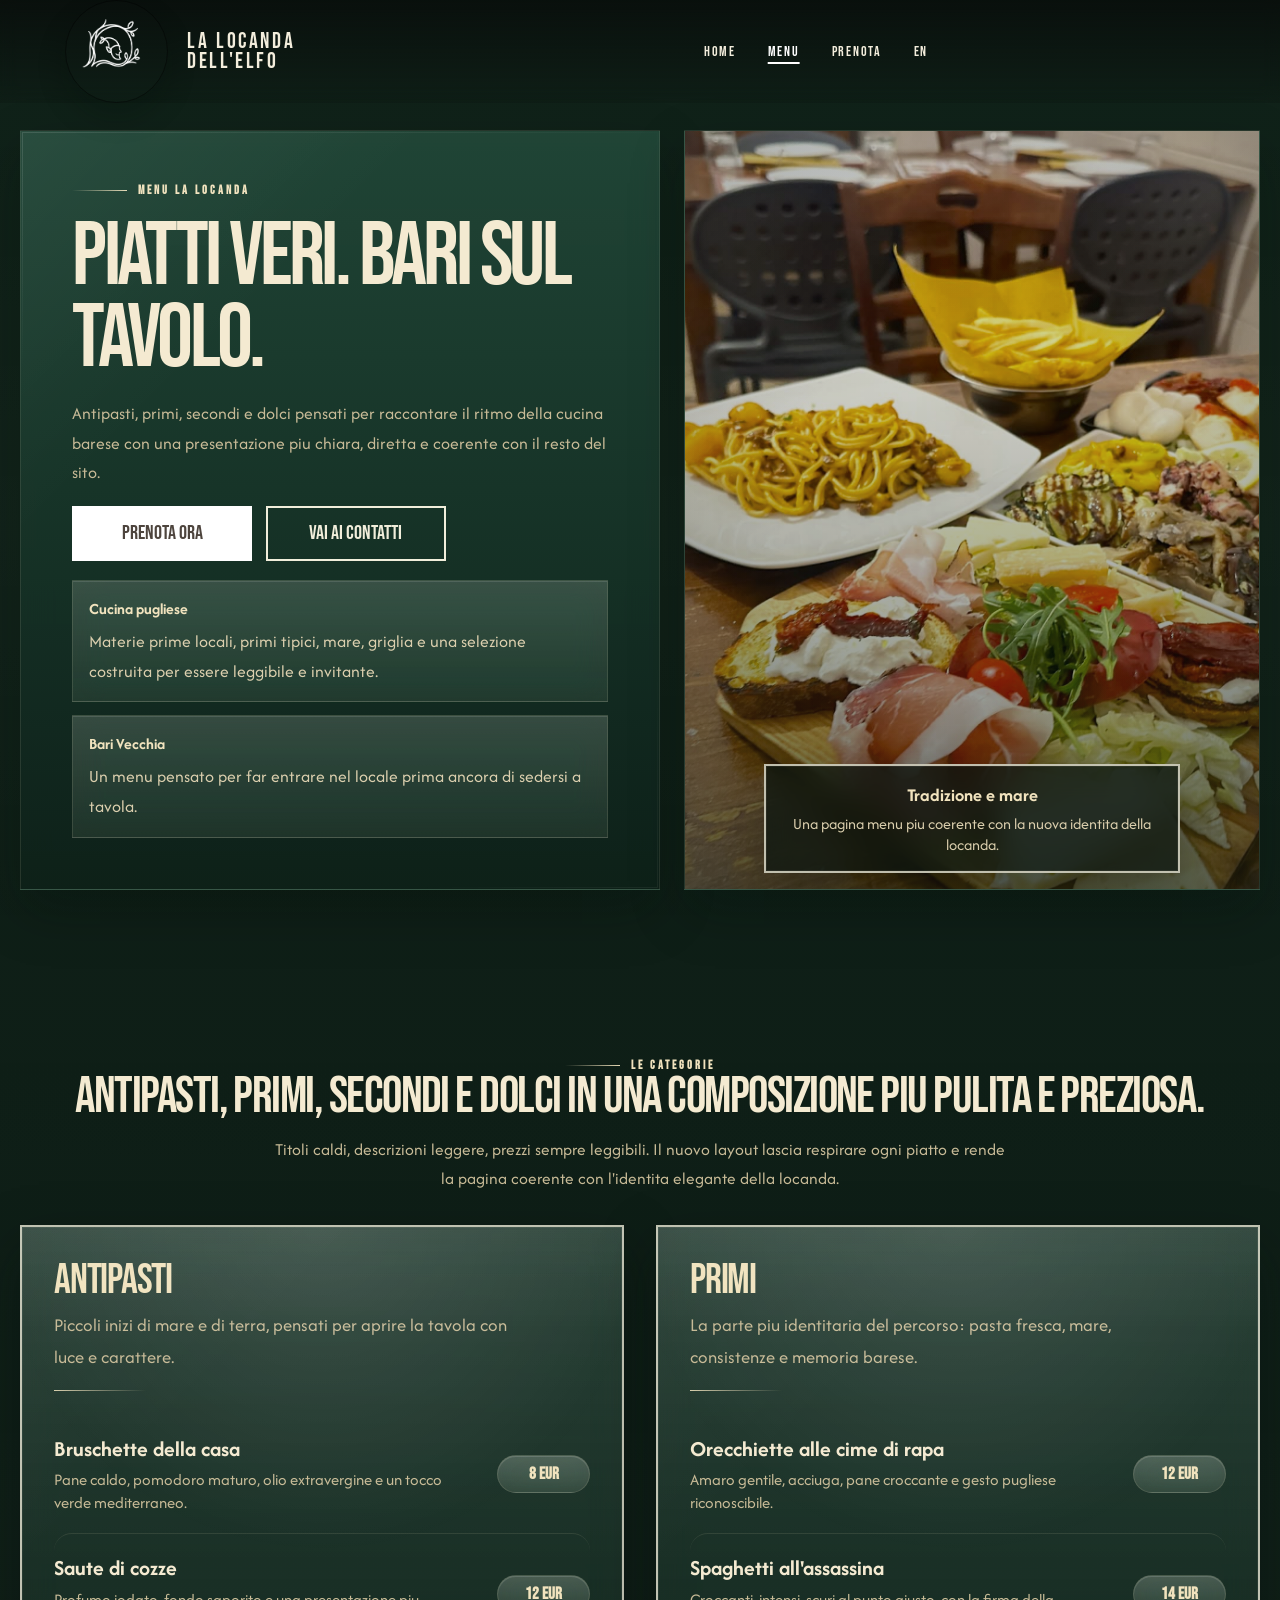
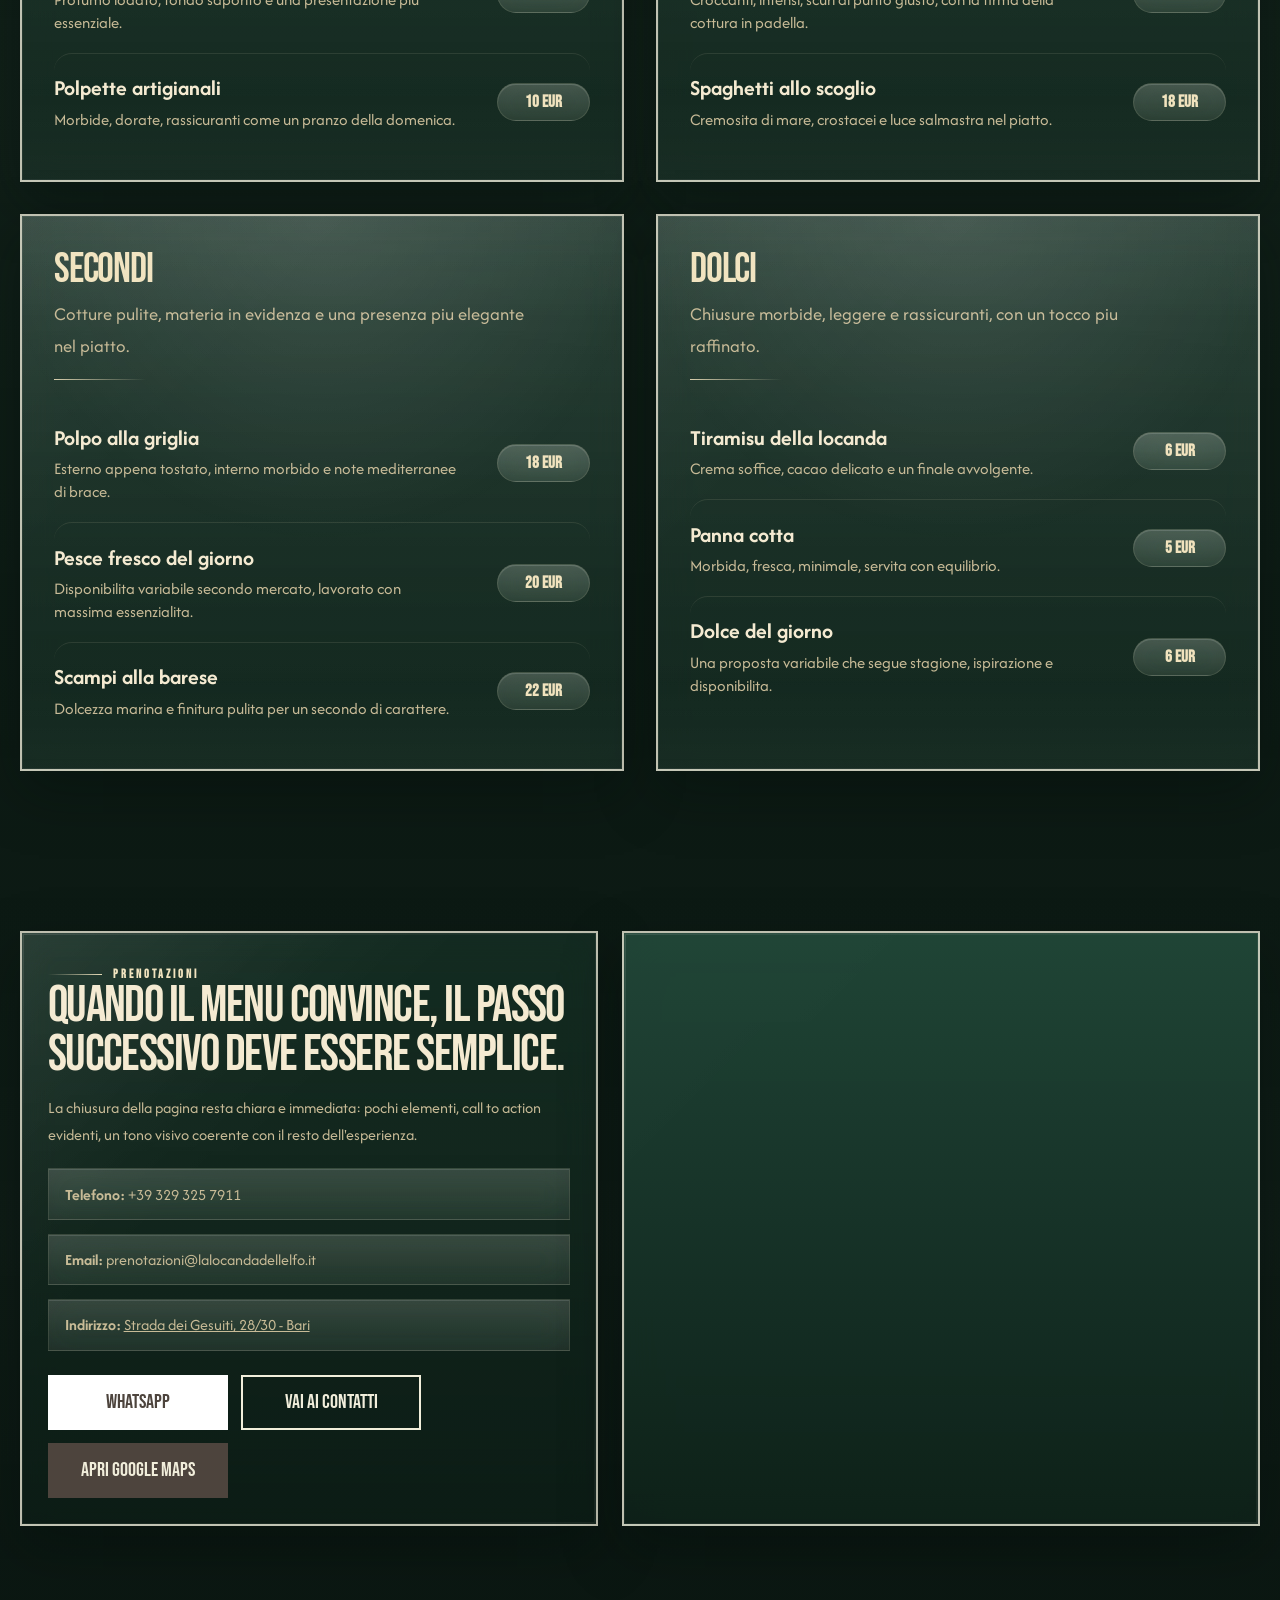
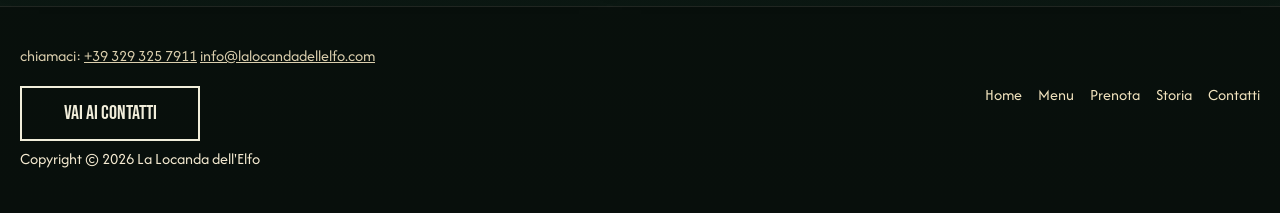
<file: menu.html>
<!doctype html>
<html lang="it">
<head>
  <meta charset="utf-8">
  <meta name="viewport" content="width=device-width, initial-scale=1">
  <title>Menu | La Locanda dell'Elfo</title>
  <meta name="description" content="Scopri il menu della Locanda dell'Elfo: antipasti, primi, secondi e dolci ispirati alla tradizione pugliese.">
  <link rel="icon" href="assets/icons/favicon.svg" type="image/svg+xml">
  <link rel="preconnect" href="https://fonts.googleapis.com">
  <link rel="preconnect" href="https://fonts.gstatic.com" crossorigin>
  <link href="https://fonts.googleapis.com/css2?family=Afacad:ital,wght@0,400..700;1,400..700&family=Bebas+Neue&display=swap" rel="stylesheet">
  <link rel="stylesheet" href="assets/css/style.css">
</head>
<body class="home-rebel menu-page">
  <a class="skip-link" href="#contenuto">Salta al contenuto</a>

  <header class="site-header" role="banner">
    <div class="container header-inner">
      <a class="mobile-brand" href="index.html">La Locanda dell'Elfo</a>
      <a class="brand desktop-brand" href="index.html" aria-label="La Locanda dell'Elfo">
        <img class="brand-logo" src="assets/img/logo3.png" alt="La Locanda dell'Elfo">
        <span class="brand-name">LA LOCANDA<br>DELL'ELFO</span>
      </a>

      <button class="nav-toggle" aria-controls="nav" aria-expanded="false" aria-label="Apri menu" data-label-open="Apri menu" data-label-close="Chiudi menu">
        <span class="bar"></span>
        <span class="bar"></span>
        <span class="bar"></span>
      </button>

      <nav id="nav" class="nav" aria-label="Navigazione principale">
        <ul>
          <li><a href="index.html">Home</a></li>
          <li><a class="is-active" href="#menu">Menu</a></li>
          <li><a href="#prenotazioni">Prenota</a></li>
          <li><a href="menu-en.html">EN</a></li>
        </ul>
      </nav>
    </div>
  </header>

  <main id="contenuto">
    <section class="section menu-hero">
      <div class="container menu-hero-shell">
        <div class="menu-hero-copy reveal">
          <span class="eyebrow">Menu La Locanda</span>
          <h1>Piatti veri. Bari sul tavolo.</h1>
          <p>Antipasti, primi, secondi e dolci pensati per raccontare il ritmo della cucina barese con una presentazione piu chiara, diretta e coerente con il resto del sito.</p>
          <div class="cta-row">
            <a class="btn btn-primary" href="tel:+393293257911">Prenota ora</a>
            <a class="btn btn-secondary" href="index.html#contatti">Vai ai contatti</a>
          </div>
          <div class="menu-signals">
            <div class="menu-signal">
              <strong>Cucina pugliese</strong>
              <p>Materie prime locali, primi tipici, mare, griglia e una selezione costruita per essere leggibile e invitante.</p>
            </div>
            <div class="menu-signal">
              <strong>Bari Vecchia</strong>
              <p>Un menu pensato per far entrare nel locale prima ancora di sedersi a tavola.</p>
            </div>
          </div>
        </div>

        <div class="menu-hero-visual reveal-img">
          <img src="assets/img/antipasti.png" alt="Antipasti della Locanda dell'Elfo">
          <div class="menu-hero-note">
            <strong>Tradizione e mare</strong>
            <span>Una pagina menu piu coerente con la nuova identita della locanda.</span>
          </div>
        </div>
      </div>
    </section>

    <section id="menu" class="section">
      <div class="container">
        <header class="section-head center reveal">
          <span class="eyebrow">Le categorie</span>
          <h2>Antipasti, primi, secondi e dolci in una composizione piu pulita e preziosa.</h2>
          <p class="lead menu-section-intro">Titoli caldi, descrizioni leggere, prezzi sempre leggibili. Il nuovo layout lascia respirare ogni piatto e rende la pagina coerente con l'identita elegante della locanda.</p>
        </header>

        <div class="menu-grid" id="menuGrid"></div>
      </div>
    </section>

    <section id="prenotazioni" class="section">
      <div class="container reservation-grid">
        <div class="surface-panel reservation-panel reveal">
          <span class="eyebrow">Prenotazioni</span>
          <h2>Quando il menu convince, il passo successivo deve essere semplice.</h2>
          <p>La chiusura della pagina resta chiara e immediata: pochi elementi, call to action evidenti, un tono visivo coerente con il resto dell'esperienza.</p>
          <div class="reservation-notes">
            <div><strong>Telefono:</strong> +39 329 325 7911</div>
            <div><strong>Email:</strong> prenotazioni@lalocandadellelfo.it</div>
            <div><strong>Indirizzo:</strong> <a href="https://www.google.com/maps/search/?api=1&query=Strada%20dei%20Gesuiti%2028%2F30%2C%20Bari" target="_blank" rel="noopener">Strada dei Gesuiti, 28/30 - Bari</a></div>
          </div>
          <div class="cta-row">
            <a class="btn btn-primary" href="https://wa.me/393293257911" target="_blank" rel="noopener">WhatsApp</a>
            <a class="btn btn-secondary" href="index.html#contatti">Vai ai contatti</a>
            <a class="btn btn-outline-green" href="https://www.google.com/maps/search/?api=1&query=Strada%20dei%20Gesuiti%2028%2F30%2C%20Bari" target="_blank" rel="noopener">Apri Google Maps</a>
          </div>
        </div>

        <div class="map-card reveal-img delay-1">
          <iframe title="Mappa La Locanda dell'Elfo" loading="lazy" referrerpolicy="no-referrer-when-downgrade" src="https://www.google.com/maps?q=Strada%20dei%20Gesuiti%2028%2F30%2C%20Bari&output=embed" allowfullscreen></iframe>
        </div>
      </div>
    </section>
  </main>

  <footer class="site-footer rebel-footer">
    <div class="container rebel-footer-top">
      <div>
        <p class="rebel-footer-line">chiamaci: <a href="tel:+393293257911">+39 329 325 7911</a> <a href="mailto:info@lalocandadellelfo.com">info@lalocandadellelfo.com</a></p>
        <a class="btn btn-secondary" href="index.html#contatti">Vai ai contatti</a>
      </div>
      <nav aria-label="Footer">
        <ul class="rebel-footer-nav">
          <li><a href="index.html">Home</a></li>
          <li><a href="#menu">Menu</a></li>
          <li><a href="#prenotazioni">Prenota</a></li>
          <li><a href="index.html#storia">Storia</a></li>
          <li><a href="index.html#contatti">Contatti</a></li>
        </ul>
      </nav>
    </div>
    <div class="container rebel-footer-bottom">
      <p>Copyright &copy; <span id="year"></span> La Locanda dell'Elfo</p>
    </div>
  </footer>

  <script src="assets/js/main.js"></script>
  <script>
    (function () {
      const menuData = [
        {
          title: "Antipasti",
          subtitle: "Piccoli inizi di mare e di terra, pensati per aprire la tavola con luce e carattere.",
          items: [
            { name: "Bruschette della casa", description: "Pane caldo, pomodoro maturo, olio extravergine e un tocco verde mediterraneo.", price: "8 EUR" },
            { name: "Saute di cozze", description: "Profumo iodato, fondo saporito e una presentazione piu essenziale.", price: "12 EUR" },
            { name: "Polpette artigianali", description: "Morbide, dorate, rassicuranti come un pranzo della domenica.", price: "10 EUR" }
          ]
        },
        {
          title: "Primi",
          subtitle: "La parte piu identitaria del percorso: pasta fresca, mare, consistenze e memoria barese.",
          items: [
            { name: "Orecchiette alle cime di rapa", description: "Amaro gentile, acciuga, pane croccante e gesto pugliese riconoscibile.", price: "12 EUR" },
            { name: "Spaghetti all'assassina", description: "Croccanti, intensi, scuri al punto giusto, con la firma della cottura in padella.", price: "14 EUR" },
            { name: "Spaghetti allo scoglio", description: "Cremosita di mare, crostacei e luce salmastra nel piatto.", price: "18 EUR" }
          ]
        },
        {
          title: "Secondi",
          subtitle: "Cotture pulite, materia in evidenza e una presenza piu elegante nel piatto.",
          items: [
            { name: "Polpo alla griglia", description: "Esterno appena tostato, interno morbido e note mediterranee di brace.", price: "18 EUR" },
            { name: "Pesce fresco del giorno", description: "Disponibilita variabile secondo mercato, lavorato con massima essenzialita.", price: "20 EUR" },
            { name: "Scampi alla barese", description: "Dolcezza marina e finitura pulita per un secondo di carattere.", price: "22 EUR" }
          ]
        },
        {
          title: "Dolci",
          subtitle: "Chiusure morbide, leggere e rassicuranti, con un tocco piu raffinato.",
          items: [
            { name: "Tiramisu della locanda", description: "Crema soffice, cacao delicato e un finale avvolgente.", price: "6 EUR" },
            { name: "Panna cotta", description: "Morbida, fresca, minimale, servita con equilibrio.", price: "5 EUR" },
            { name: "Dolce del giorno", description: "Una proposta variabile che segue stagione, ispirazione e disponibilita.", price: "6 EUR" }
          ]
        }
      ];

      const grid = document.getElementById("menuGrid");
      if (!grid) return;

      menuData.forEach((section, sectionIndex) => {
        const article = document.createElement("article");
        article.className = "menu-card reveal";
        article.style.transitionDelay = `${sectionIndex * 120}ms`;

        const header = document.createElement("div");
        header.className = "menu-card-header";

        const title = document.createElement("h3");
        title.className = "menu-title";
        title.textContent = section.title;

        const subtitle = document.createElement("p");
        subtitle.className = "menu-subtitle";
        subtitle.textContent = section.subtitle;

        const list = document.createElement("dl");
        list.className = "menu-list";

        section.items.forEach((item) => {
          const row = document.createElement("div");
          row.className = "menu-row reveal";

          const dt = document.createElement("dt");
          const strong = document.createElement("strong");
          strong.textContent = item.name;
          const span = document.createElement("span");
          span.textContent = item.description;
          dt.appendChild(strong);
          dt.appendChild(span);

          const dd = document.createElement("dd");
          dd.className = "price";
          dd.textContent = item.price;

          row.appendChild(dt);
          row.appendChild(dd);
          list.appendChild(row);
        });

        header.appendChild(title);
        header.appendChild(subtitle);
        article.appendChild(header);
        article.appendChild(list);
        grid.appendChild(article);
      });

      if (window.__codexObserveReveals) {
        window.__codexObserveReveals(grid);
      }
    })();
  </script>
</body>
</html>
</file>
<file: assets/css/style.css>
:root {
  --bg: #0d221a;
  --bg-deep: #08150f;
  --surface: rgba(28, 58, 46, 0.9);
  --surface-2: rgba(34, 70, 55, 0.92);
  --surface-3: rgba(42, 80, 63, 0.94);
  --surface-soft: rgba(25, 52, 41, 0.82);
  --surface-contrast: #214b3b;
  --text: #f4ead1;
  --text-soft: #dbcfae;
  --muted: #c8bb97;
  --accent: #caa86a;
  --accent-soft: #f1e3be;
  --line: rgba(237, 226, 198, 0.12);
  --line-strong: rgba(237, 226, 198, 0.2);
  --shadow-lg: 0 34px 80px rgba(2, 11, 8, 0.5);
  --shadow-md: 0 22px 54px rgba(2, 11, 8, 0.34);
  --shadow-sm: 0 14px 28px rgba(2, 11, 8, 0.24);
  --radius-xl: 0px;
  --radius-lg: 0px;
  --radius-md: 0px;
  --radius-sm: 0px;
  --header-height: 92px;
  --header-height-home: 124px;
  --header-height-shrink: 76px;
  --container: 1240px;
  --glass-bg: linear-gradient(180deg, rgba(255, 255, 255, 0.14), rgba(255, 255, 255, 0.04));
  --glass-strong: linear-gradient(180deg, rgba(255, 255, 255, 0.2), rgba(255, 255, 255, 0.07));
  --glass-stroke: rgba(255, 245, 220, 0.18);
  --glass-highlight: rgba(255, 255, 255, 0.28);
  --glass-shadow: 0 22px 52px rgba(2, 11, 8, 0.24);
  --glass-shadow-hover: 0 28px 64px rgba(2, 11, 8, 0.32);
  --glass-blur: blur(22px) saturate(150%);
}

* {
  box-sizing: border-box;
}

html {
  scroll-behavior: smooth;
}

html,
body {
  margin: 0;
  padding: 0;
  overflow-x: hidden;
}

body {
  min-height: 100vh;
  font-family: "Afacad", sans-serif;
  color: var(--text);
  background:
    radial-gradient(circle at 15% 10%, rgba(199, 164, 104, 0.12), transparent 0 22rem),
    radial-gradient(circle at 82% 14%, rgba(111, 149, 126, 0.12), transparent 0 18rem),
    radial-gradient(circle at 50% 120%, rgba(216, 182, 132, 0.08), transparent 0 22rem),
    linear-gradient(180deg, #143126 0%, #10281f 35%, #0d1f18 100%);
  padding-top: var(--header-height);
}

body.home-rebel:not(.menu-page) {
  padding-top: 0;
}

body::before,
body::after {
  content: "";
  position: fixed;
  inset: 0;
  pointer-events: none;
}

body::before {
  opacity: 0.16;
  background:
    linear-gradient(rgba(255, 255, 255, 0.03) 1px, transparent 1px),
    linear-gradient(90deg, rgba(255, 255, 255, 0.02) 1px, transparent 1px);
  background-size: 34px 34px;
  mask-image: linear-gradient(180deg, black 0%, rgba(0, 0, 0, 0.35) 65%, transparent 100%);
}

body::after {
  opacity: 0.1;
  background:
    radial-gradient(circle at 20% 30%, rgba(255, 232, 188, 0.28), transparent 0 0.25rem),
    radial-gradient(circle at 76% 72%, rgba(255, 232, 188, 0.22), transparent 0 0.2rem);
  background-size: 320px 320px, 260px 260px;
}

img {
  display: block;
  max-width: 100%;
  height: auto;
}

a {
  color: inherit;
}

.container {
  width: min(calc(100% - 2rem), var(--container));
  margin-inline: auto;
}

.skip-link {
  position: absolute;
  left: -999px;
  top: auto;
}

.skip-link:focus {
  left: 1rem;
  top: 1rem;
  z-index: 999;
  padding: 0.75rem 1rem;
  border-radius: 999px;
  background: var(--accent-soft);
  color: var(--bg-deep);
}

.brand-name,
h1,
h2,
h3,
h4,
.menu-title,
.stat-value,
.quote-mark,
.price,
.eyebrow,
.hero-note,
.btn,
.nav a {
  font-family: "Bebas Neue", sans-serif;
  font-weight: 400;
}

h1,
h2,
h3,
h4,
p,
dl {
  margin-top: 0;
}

p {
  line-height: 1.68;
}

.section {
  position: relative;
  padding: 5rem 0;
}

.section::before {
  content: "";
  position: absolute;
  inset: 0;
  pointer-events: none;
  background: linear-gradient(180deg, transparent, rgba(255, 255, 255, 0.015), transparent);
}

.section-head {
  margin-bottom: 2rem;
}

.section-head h2 {
  font-size: clamp(2.2rem, 4vw, 4.1rem);
  line-height: 0.95;
  letter-spacing: -0.03em;
  margin-bottom: 0.85rem;
}

.section-head .lead {
  max-width: 46rem;
  color: var(--muted);
  font-size: 1.08rem;
}

.center {
  text-align: center;
  margin-inline: auto;
}

.center .lead {
  margin-inline: auto;
}

.eyebrow {
  display: inline-flex;
  align-items: center;
  gap: 0.7rem;
  color: var(--accent-soft);
  letter-spacing: 0.24em;
  text-transform: uppercase;
  font-size: 0.78rem;
  font-weight: 700;
}

.eyebrow::before {
  content: "";
  width: 3.4rem;
  height: 1px;
  background: linear-gradient(90deg, rgba(241, 227, 190, 0), rgba(241, 227, 190, 0.95));
}

.site-header {
  position: fixed;
  inset: 0 0 auto;
  z-index: 999;
  background: linear-gradient(180deg, rgba(8, 12, 10, 0.82), rgba(8, 12, 10, 0.16));
  backdrop-filter: blur(8px);
  border-bottom: 0;
  box-shadow: none;
  transition: background 0.3s ease, backdrop-filter 0.3s ease, box-shadow 0.3s ease, opacity 0.3s ease;
}

.site-header.is-shrink {
  background: rgba(7, 10, 8, 0.94);
  backdrop-filter: blur(14px);
  box-shadow: 0 14px 36px rgba(2, 11, 8, 0.22);
}

.home-rebel:not(.menu-page) .site-header {
  background: transparent;
  backdrop-filter: none;
  box-shadow: none;
}

.home-rebel:not(.menu-page) .site-header.is-shrink {
  background: rgba(7, 10, 8, 0.95);
  backdrop-filter: blur(14px);
  box-shadow: 0 14px 36px rgba(2, 11, 8, 0.24);
}

.header-inner {
  display: flex;
  align-items: center;
  justify-content: center;
  gap: 0;
  min-height: var(--header-height);
  transition: min-height 0.25s ease;
}

.site-header.is-shrink .header-inner {
  min-height: var(--header-height-shrink);
}

.home-rebel:not(.menu-page) .header-inner {
  min-height: var(--header-height-home);
}

.home-rebel:not(.menu-page) .site-header.is-shrink .header-inner {
  min-height: var(--header-height-shrink);
}

.brand {
  display: inline-flex;
  align-items: center;
  gap: 0.9rem;
  min-width: 0;
  text-decoration: none;
}

.brand-logo {
  width: 3rem;
  height: 3rem;
  object-fit: cover;
  border-radius: 50%;
    border: 1px solid rgba(0, 0, 0, 0.45);
  color: var(--accent-soft);
  letter-spacing: 0.08em;
}

.mobile-brand {
  display: none;
  text-decoration: none;
}

.desktop-brand {
  display: none;
}

.nav {
  margin-left: 0;
}

.nav ul {
  display: flex;
  align-items: center;
  justify-content: center;
  gap: 2rem;
  list-style: none;
  padding: 0;
  margin: 0;
  border-radius: 0;
  background: transparent;
  border: 0;
  box-shadow: none;
  backdrop-filter: none;
}

.nav a,
.lang-switch {
  display: inline-flex;
  align-items: center;
  justify-content: center;
  min-height: 2rem;
  padding: 0.2rem 0;
  border-radius: 0;
  text-decoration: none;
  position: relative;
  overflow: visible;
  transition: color 0.25s ease, opacity 0.25s ease;
}

.nav a {
  color: #f3eddc;
  font-weight: 400;
  font-size: 0.9rem;
  letter-spacing: 0.12em;
  text-transform: uppercase;
  background: transparent;
  border: 0;
}

.nav a:hover,
.nav a:focus-visible,
.nav a.is-active,
.lang-switch:hover,
.lang-switch:focus-visible {
  background: transparent;
  color: #ffffff;
  transform: none;
  box-shadow: none;
}

.nav a.is-active {
  text-decoration: underline;
  text-decoration-thickness: 2px;
  text-underline-offset: 0.35rem;
}

.home-rebel:not(.menu-page) .nav a:hover,
.home-rebel:not(.menu-page) .nav a:focus-visible,
.home-rebel:not(.menu-page) .nav a.is-active {
  color: #a98e68;
  text-decoration-color: #a98e68;
}

.lang-switch.is-disabled {
  opacity: 0.56;
  pointer-events: none;
  cursor: default;
}

.lang-switch {
  margin-left: 0.35rem;
  min-width: 4.25rem;
  border: 1px solid rgba(255, 245, 220, 0.12);
  background:
    linear-gradient(180deg, rgba(255, 255, 255, 0.14), rgba(255, 255, 255, 0.04)),
    rgba(245, 232, 199, 0.05);
  color: var(--accent-soft);
  box-shadow: inset 0 1px 0 rgba(255, 255, 255, 0.12);
  backdrop-filter: blur(16px) saturate(130%);
}

.menu-link {
  text-decoration: none;
}

@media (min-width: 861px) {
  .header-inner {
    display: grid;
    grid-template-columns: minmax(17rem, 20rem) 1fr;
    align-items: center;
    justify-content: stretch;
    gap: 2rem;
  }

  .desktop-brand {
    display: inline-flex;
    align-items: center;
    justify-content: center;
    align-self: center;
    min-height: var(--header-height);
    gap: 0.2rem;
    line-height: 0;
    transition: min-height 0.25s ease;
  }

  .site-header.is-shrink .desktop-brand {
    min-height: var(--header-height-shrink);
  }

  .home-rebel:not(.menu-page) .desktop-brand {
    min-height: var(--header-height-home);
  }

  .home-rebel:not(.menu-page) .site-header.is-shrink .desktop-brand {
    min-height: var(--header-height-shrink);
  }

  .desktop-brand .brand-logo {
    width: 6.45rem;
    height: 6.45rem;
    display: block;
    margin-right: 1rem;
    border-radius: 50%;
    border: 1px solid rgba(0, 0, 0, 0.45);
    box-shadow: var(--shadow-sm);
    object-fit: cover;
    transition: width 0.25s ease, height 0.25s ease;
  }

  .site-header.is-shrink .desktop-brand .brand-logo {
    width: 5.45rem;
    height: 5.45rem;
  }

  .desktop-brand .brand-name {
    display: block;
    color: #f3eddc;
    font-size: 1.36rem;
    letter-spacing: 0.12em;
    line-height: 0.9;
    white-space: normal;
  }

  .nav {
    margin-left: 0;
    display: flex;
    justify-content: center;
    justify-self: stretch;
  }

  .nav ul {
    justify-content: center;
    gap: 2rem;
    padding: 0;
    min-width: 0;
  }
}

.nav-toggle {
  display: none;
  margin-left: auto;
  width: 3rem;
  height: 3rem;
  min-width: 3rem;
  min-height: 3rem;
  padding: 0;
  flex: 0 0 3rem;
  border: 0;
  border-radius: 0;
  background: transparent;
  box-shadow: none;
  backdrop-filter: none;
  cursor: pointer;
  appearance: none;
}

.nav-toggle .bar {
  display: block;
  width: 1.2rem;
  height: 2px;
  margin: 0.24rem auto;
  background: var(--accent-soft);
  transition: transform 0.22s ease, opacity 0.22s ease;
}

.nav-toggle.open .bar:nth-child(1) {
  transform: translateY(6px) rotate(45deg);
}

.nav-toggle.open .bar:nth-child(2) {
  opacity: 0;
}

.nav-toggle.open .bar:nth-child(3) {
  transform: translateY(-6px) rotate(-45deg);
}

.hero {
  padding: 2.5rem 0 2rem;
}

.hero-shell,
.showcase-grid,
.story-grid,
.contact-grid,
.reservation-grid,
.menu-hero-shell,
.ct-wrap,
.menu-showcase {
  display: grid;
  gap: 1.5rem;
}

.hero-shell {
  grid-template-columns: minmax(0, 1.2fr) minmax(340px, 0.8fr);
  align-items: stretch;
}

.hero-copy,
.hero-card,
.surface-panel,
.gallery-card,
.dish-card,
.menu-card,
.contact-card,
.map-card,
.footer-inner,
.menu-hero-copy,
.menu-hero-visual {
  position: relative;
  background:
    linear-gradient(180deg, rgba(34, 72, 57, 0.92), rgba(14, 33, 25, 0.96)),
    linear-gradient(135deg, rgba(255, 255, 255, 0.05), transparent 45%);
  border: 1px solid rgba(249, 236, 202, 0.1);
  box-shadow: var(--glass-shadow);
  overflow: hidden;
  backdrop-filter: blur(18px) saturate(125%);
}

.hero-copy,
.surface-panel,
.contact-card,
.map-card,
.footer-inner,
.menu-card,
.menu-hero-copy,
.reservation-panel {
  border-radius: var(--radius-xl);
}

.hero-copy::before,
.surface-panel::before,
.menu-card::before,
.menu-hero-copy::before,
.contact-card::before {
  content: "";
  position: absolute;
  inset: 0;
  background:
    radial-gradient(circle at top right, rgba(242, 228, 188, 0.12), transparent 0 12rem),
    linear-gradient(135deg, rgba(255, 255, 255, 0.04), transparent 30%);
  pointer-events: none;
}

.hero-copy::after,
.surface-panel::after,
.menu-hero-copy::after,
.contact-card::after,
.reservation-panel::after,
.map-card::after,
.footer-inner::after {
  content: "";
  position: absolute;
  inset: 1px;
  border-radius: inherit;
  pointer-events: none;
  background:
    linear-gradient(135deg, rgba(255, 255, 255, 0.15), transparent 18% 82%, rgba(255, 255, 255, 0.08)),
    radial-gradient(circle at top, rgba(255, 255, 255, 0.1), transparent 48%);
  mask: linear-gradient(#000 0 0) content-box, linear-gradient(#000 0 0);
  mask-composite: exclude;
  padding: 1px;
  opacity: 0.78;
}

.hero-copy {
  padding: clamp(2rem, 4vw, 4.2rem);
}

.hero-copy h1 {
  max-width: 11ch;
  font-size: clamp(3.2rem, 8vw, 6.3rem);
  line-height: 0.9;
  letter-spacing: -0.04em;
  margin-bottom: 1rem;
}

.hero-copy .lead,
.story-copy p,
.note-card p,
.dish-card-content p,
.gallery-caption p,
.menu-subtitle,
.menu-row dt span,
.reservation-panel p,
.reservation-notes div,
.contact-card p,
.contact-card li,
.contact-card a,
.ct-desig,
.revx-meta,
.revx-link,
.footer-inner p,
.social a {
  color: var(--muted);
}

.hero-copy .lead {
  max-width: 34rem;
  font-size: 1.16rem;
  margin-bottom: 1.6rem;
}

.hero-note {
  display: inline-flex;
  align-items: center;
  gap: 0.5rem;
  margin-bottom: 1.1rem;
  padding: 0.6rem 0.9rem;
  border-radius: 0;
  background:
    linear-gradient(180deg, rgba(255, 255, 255, 0.14), rgba(255, 255, 255, 0.05)),
    rgba(241, 227, 190, 0.04);
  border: 1px solid rgba(241, 227, 190, 0.14);
  color: var(--text-soft);
  box-shadow: inset 0 1px 0 rgba(255, 255, 255, 0.14);
  backdrop-filter: blur(16px) saturate(135%);
}

.hero-cta,
.cta-row {
  display: flex;
  flex-wrap: wrap;
  gap: 0.85rem;
}

.hero-cta {
  margin-bottom: 2rem;
}

.btn {
  display: inline-block;
  min-width: 180px;
  max-width: 100%;
  height: 55px;
  line-height: 55px;
  padding: 0 1.15rem;
  border: 2px solid transparent;
  border-radius: 0;
  font-size: 1.25rem;
  font-weight: 400;
  text-decoration: none;
  text-align: center;
  text-transform: uppercase;
  position: relative;
  overflow: hidden;
  isolation: isolate;
  box-sizing: border-box;
  backdrop-filter: none;
  box-shadow: none;
  white-space: nowrap;
  transition: color 0.3s ease-out, border-color 0.3s ease-out, background-color 0.3s ease-out;
}

.btn::before {
  content: attr(data-hover);
  position: absolute;
  inset: 0;
  z-index: 1;
  display: flex;
  align-items: center;
  justify-content: center;
  padding: 0 1.15rem;
  white-space: nowrap;
  transform: translate3d(-100%, 0, 0);
  transition: transform 0.3s ease-out;
}

.btn::after {
  display: none;
}

.btn .btn-text {
  display: block;
  position: relative;
  z-index: 2;
  line-height: 51px;
  transform: translate3d(0, 0, 0);
  transition: transform 0.3s ease-out;
  white-space: nowrap;
}

.btn:hover .btn-text,
.btn:focus-visible .btn-text {
  transform: translate3d(100%, 0, 0);
}

.btn:hover::before,
.btn:focus-visible::before {
  transform: translate3d(0, 0, 0);
}

.btn-primary {
  border-color: #ffffff;
  background: #ffffff;
  color: #4d443d;
}

.btn-primary::before {
  background: #ffffff;
  color: #4d443d;
}

.btn.btn-call {
  color: #4d443d;
}

.btn-secondary {
  border-color: #f1eedb;
  background: transparent;
  color: #f1eedb;
}

.btn-secondary::before {
  background: #f1eedb;
  color: #4d443d;
}

.btn-outline-green {
  border-color: #4d443d;
  background: #4d443d;
  color: #f1eedb;
}

.btn-outline-green::before {
  background: #4d443d;
  color: #ffffff;
}

.hero-stats {
  display: grid;
  grid-template-columns: repeat(3, minmax(0, 1fr));
  gap: 0.9rem;
}

.stat {
  padding: 1rem 1.05rem;
  border-radius: var(--radius-md);
  background:
    linear-gradient(180deg, rgba(255, 255, 255, 0.12), rgba(255, 255, 255, 0.03)),
    rgba(245, 232, 199, 0.04);
  border: 1px solid rgba(245, 232, 199, 0.12);
  box-shadow: inset 0 1px 0 rgba(255, 255, 255, 0.12);
  backdrop-filter: blur(16px) saturate(135%);
}

.stat-value {
  display: block;
  margin-bottom: 0.2rem;
  font-size: 1.7rem;
  color: var(--accent-soft);
}

.stat-value a {
  text-decoration: none;
}

.stat-label {
  font-size: 0.95rem;
  color: var(--muted);
}

.hero-card,
.menu-hero-visual {
  border-radius: var(--radius-xl);
  min-height: 100%;
}

.hero-card img,
.menu-hero-visual img,
.story-main-image,
.dish-card img,
.gallery-card img {
  width: 100%;
  height: 100%;
  object-fit: cover;
  filter: saturate(0.9) contrast(1.04) brightness(0.9);
}

.hero-card img,
.story-main-image {
  min-height: 36rem;
}

.hero-card::after,
.menu-hero-visual::after,
.gallery-card::after,
.dish-card::after,
.story-visual::after {
  content: "";
  position: absolute;
  inset: 0;
  pointer-events: none;
  background:
    linear-gradient(180deg, rgba(7, 19, 14, 0.05) 0%, rgba(7, 19, 14, 0.12) 35%, rgba(7, 19, 14, 0.52) 100%),
    radial-gradient(circle at center, transparent 40%, rgba(7, 19, 14, 0.24) 100%);
}

.hero-card-badge,
.menu-hero-note,
.story-floating-card,
.gallery-caption {
  position: absolute;
  z-index: 1;
  border: 1px solid rgba(247, 236, 206, 0.12);
  box-shadow: var(--shadow-sm);
}

.hero-card-badge {
  left: 1.4rem;
  right: 1.4rem;
  bottom: 1.4rem;
  display: grid;
  gap: 0.4rem;
  padding: 1.2rem 1.25rem;
  border-radius: var(--radius-lg);
  background:
    linear-gradient(180deg, rgba(255, 255, 255, 0.14), rgba(255, 255, 255, 0.04)),
    rgba(10, 22, 17, 0.58);
  backdrop-filter: blur(18px) saturate(140%);
  box-shadow:
    inset 0 1px 0 rgba(255, 255, 255, 0.14),
    var(--shadow-sm);
}

.hero-card-badge strong,
.menu-hero-note strong {
  font-size: 1.16rem;
  color: var(--accent-soft);
}

.hero-card-badge span,
.menu-hero-note span,
.story-floating-card p {
  color: var(--text-soft);
}

.showcase-grid {
  grid-template-columns: minmax(0, 1.2fr) minmax(300px, 0.8fr);
}

.surface-panel {
  padding: clamp(1.5rem, 3vw, 2rem);
}

.food-slider {
  position: relative;
  overflow: hidden;
  border-radius: calc(var(--radius-xl) - 6px);
  min-height: 36rem;
  border: 1px solid rgba(247, 236, 206, 0.08);
}

.food-slider .slide {
  position: absolute;
  inset: 0;
  opacity: 0;
  transform: scale(1.04);
  transition: opacity 0.7s ease, transform 1.3s ease;
  background-size: cover;
  background-position: center;
  filter: saturate(0.88) contrast(1.04) brightness(0.92);
}

.food-slider .slide.active {
  opacity: 1;
  transform: scale(1);
}

.slide-overlay {
  position: absolute;
  inset: 0;
  display: flex;
  flex-direction: column;
  justify-content: flex-end;
  gap: 0.8rem;
  padding: 1.7rem;
  background: linear-gradient(180deg, rgba(6, 17, 12, 0.02), rgba(6, 17, 12, 0.78));
}

.slide-overlay h3 {
  max-width: 10ch;
  font-size: clamp(2rem, 3vw, 3.15rem);
  line-height: 0.94;
  margin-bottom: 0;
}

.showcase-notes {
  display: grid;
  gap: 1rem;
}

.note-card {
  min-height: 100%;
  border-radius: var(--radius-lg);
  background:
    linear-gradient(180deg, rgba(43, 83, 67, 0.36), rgba(17, 40, 31, 0.84)),
    var(--glass-bg);
}

.note-card h3 {
  font-size: 1.34rem;
  margin-bottom: 0.45rem;
}

.story-grid {
  grid-template-columns: minmax(0, 1.08fr) minmax(0, 0.92fr);
  align-items: center;
}

.story-visual {
  position: relative;
  min-height: 38rem;
  overflow: hidden;
  border-radius: var(--radius-xl);
}

.story-main-image {
  width: 100%;
  height: 100%;
  border-radius: var(--radius-xl);
  box-shadow: var(--shadow-lg);
}

.story-floating-card {
  right: 1.6rem;
  bottom: 1.6rem;
  width: min(20rem, 56%);
  padding: 1.15rem;
  border-radius: var(--radius-md);
  background:
    linear-gradient(180deg, rgba(255, 255, 255, 0.16), rgba(255, 255, 255, 0.04)),
    rgba(10, 23, 17, 0.56);
  backdrop-filter: blur(18px) saturate(140%);
  box-shadow:
    inset 0 1px 0 rgba(255, 255, 255, 0.14),
    var(--shadow-sm);
}

.story-visual::after {
  border-radius: var(--radius-xl);
}

.story-copy {
  padding-left: clamp(0rem, 2vw, 2rem);
}

.story-copy h2,
.reservation-panel h2 {
  font-size: clamp(2.3rem, 4vw, 4rem);
  line-height: 0.95;
  margin-bottom: 1rem;
  letter-spacing: -0.03em;
}

.signature-grid,
.gallery-grid,
.menu-grid {
  display: grid;
  gap: 1rem;
}

.signature-grid {
  grid-template-columns: repeat(3, minmax(0, 1fr));
}

.dish-card {
  border-radius: var(--radius-lg);
}

.dish-card img {
  height: 20rem;
}

.dish-card-content {
  position: relative;
  z-index: 1;
  padding: 1.3rem;
  background:
    linear-gradient(180deg, rgba(255, 255, 255, 0.14), rgba(255, 255, 255, 0.03)),
    linear-gradient(180deg, rgba(24, 52, 41, 0.82), rgba(14, 30, 23, 0.94));
  backdrop-filter: blur(16px) saturate(130%);
}

.dish-card-content h3 {
  font-size: 1.65rem;
  margin-bottom: 0.4rem;
}

.gallery-grid {
  grid-template-columns: 1.15fr 0.85fr 1fr;
  grid-auto-rows: 16rem;
}

.gallery-card {
  border-radius: var(--radius-lg);
}

.gallery-card img {
  transition: transform 0.55s ease, filter 0.55s ease;
}

.gallery-card:hover img {
  transform: scale(1.05);
  filter: saturate(0.96) contrast(1.06) brightness(0.95);
}

.gallery-card.large,
.gallery-card.tall {
  grid-row: span 2;
}

.gallery-caption {
  inset: auto 1rem 1rem 1rem;
  padding: 1rem 1.05rem;
  border-radius: var(--radius-md);
  background:
    linear-gradient(180deg, rgba(255, 255, 255, 0.16), rgba(255, 255, 255, 0.04)),
    rgba(9, 20, 16, 0.56);
  backdrop-filter: blur(18px) saturate(145%);
  box-shadow: inset 0 1px 0 rgba(255, 255, 255, 0.14);
}

.gallery-caption h3 {
  font-size: 1.28rem;
  margin-bottom: 0.25rem;
}

.ct-section .surface-panel {
  padding-bottom: clamp(1.5rem, 4vw, 2.4rem);
}

.revx-badge {
  display: inline-flex;
  align-items: center;
  gap: 0.7rem;
  margin-top: 0.7rem;
  padding: 0.8rem 1rem;
  border-radius: 999px;
  background:
    linear-gradient(180deg, rgba(255, 255, 255, 0.13), rgba(255, 255, 255, 0.04)),
    rgba(245, 232, 199, 0.05);
  border: 1px solid rgba(245, 232, 199, 0.13);
  box-shadow: inset 0 1px 0 rgba(255, 255, 255, 0.12);
  backdrop-filter: blur(16px) saturate(130%);
}

.revx-score,
.revx-link {
  color: var(--accent-soft);
}

.revx-link {
  text-decoration: none;
  font-weight: 700;
}

.ct-wrap {
  grid-template-columns: minmax(220px, 0.7fr) minmax(0, 1.3fr);
  align-items: center;
  gap: 2rem;
  margin-top: 2rem;
}

.ct-images {
  position: relative;
  width: min(100%, 18rem);
  aspect-ratio: 1;
  margin-inline: auto;
  perspective: 1000px;
}

.ct-img {
  position: absolute;
  inset: 0;
  width: 100%;
  height: 100%;
  object-fit: cover;
  border-radius: 50%;
  border: 8px solid rgba(246, 234, 201, 0.18);
  box-shadow: var(--shadow-lg);
  transition: all 0.7s cubic-bezier(0.4, 2, 0.3, 1);
}

.ct-content {
  position: relative;
  padding: 2rem;
  border-radius: var(--radius-lg);
  background:
    linear-gradient(180deg, rgba(255, 255, 255, 0.14), rgba(255, 255, 255, 0.04)),
    rgba(245, 232, 199, 0.04);
  border: 1px solid rgba(245, 232, 199, 0.12);
  box-shadow: inset 0 1px 0 rgba(255, 255, 255, 0.12);
  backdrop-filter: blur(18px) saturate(130%);
}

.quote-mark {
  position: absolute;
  top: 0.8rem;
  right: 1.3rem;
  line-height: 1;
  font-size: 5rem;
  color: rgba(241, 227, 190, 0.08);
}

.ct-name {
  font-size: 2rem;
  margin-bottom: 0.25rem;
  color: var(--accent-soft);
}

.ct-quote {
  margin-bottom: 0;
  font-size: 1.1rem;
  line-height: 1.75;
  white-space: pre-line;
}

@keyframes ctFade {
  from {
    opacity: 0;
    transform: translateY(12px);
  }

  to {
    opacity: 1;
    transform: translateY(0);
  }
}

.ct-arrows {
  display: flex;
  gap: 0.8rem;
  margin-top: 1.5rem;
}

.ct-btn {
  width: 3rem;
  height: 3rem;
  border: 1px solid rgba(245, 232, 199, 0.16);
  border-radius: 50%;
  background:
    linear-gradient(180deg, rgba(255, 255, 255, 0.16), rgba(255, 255, 255, 0.04)),
    rgba(245, 232, 199, 0.06);
  color: var(--accent-soft);
  cursor: pointer;
  box-shadow: inset 0 1px 0 rgba(255, 255, 255, 0.14);
  backdrop-filter: blur(18px) saturate(145%);
  transition: transform 0.22s ease, background 0.22s ease, box-shadow 0.22s ease;
}

.ct-btn:hover,
.ct-btn:focus-visible {
  transform: translateY(-2px) scale(1.03);
  background:
    linear-gradient(180deg, rgba(255, 255, 255, 0.2), rgba(255, 255, 255, 0.06)),
    rgba(245, 232, 199, 0.12);
  box-shadow: 0 16px 32px rgba(0, 0, 0, 0.14);
}

.contact-grid,
.reservation-grid,
.menu-showcase {
  grid-template-columns: minmax(0, 0.95fr) minmax(0, 1.05fr);
  align-items: stretch;
}

.contact-card,
.map-card,
.reservation-panel {
  padding: 1.6rem;
}

.contact-card {
  background:
    linear-gradient(180deg, rgba(32, 67, 53, 0.28), rgba(17, 44, 34, 0.82)),
    linear-gradient(135deg, rgba(255, 255, 255, 0.09), transparent 45%);
}

.contact-list {
  display: grid;
  gap: 0.9rem;
  list-style: none;
  margin: 1.5rem 0;
  padding: 0;
}

.contact-list strong {
  color: var(--accent-soft);
}

.map-card iframe {
  width: 100%;
  height: 100%;
  min-height: 100%;
  border: 0;
  border-radius: calc(var(--radius-xl) - 6px);
  filter: grayscale(0.18) saturate(0.72) contrast(0.95);
}

.site-footer {
  padding: 0 0 2rem;
}

.footer-inner {
  display: flex;
  align-items: center;
  justify-content: space-between;
  flex-wrap: wrap;
  gap: 1rem;
  padding: 1.2rem 1.4rem;
}

.social {
  display: flex;
  flex-wrap: wrap;
  gap: 0.7rem;
  list-style: none;
  margin: 0;
  padding: 0;
}

.social a {
  text-decoration: none;
  font-weight: 700;
}

.social a:hover,
.social a:focus-visible {
  color: var(--accent-soft);
}

.menu-hero {
  padding-top: 2.4rem;
}

.menu-hero-shell {
  grid-template-columns: minmax(0, 1fr) minmax(320px, 0.9fr);
  align-items: stretch;
}

.menu-hero-copy {
  display: grid;
  align-content: center;
  gap: 1.15rem;
  padding: clamp(2rem, 4vw, 3.7rem);
}

.menu-hero-copy h1 {
  font-size: clamp(3rem, 7vw, 5.8rem);
  line-height: 0.92;
  margin-bottom: 0;
  letter-spacing: -0.04em;
}

.menu-hero-copy p {
  max-width: 36rem;
  color: var(--muted);
  font-size: 1.1rem;
  margin-bottom: 0;
}

.menu-hero-copy .eyebrow,
.menu-hero-copy .cta-row,
.menu-hero-copy .menu-signals {
  margin: 0;
}

.menu-hero-visual {
  min-height: 30rem;
  border-radius: var(--radius-xl);
}

.menu-hero-note {
  left: 50%;
  bottom: 1rem;
  width: min(calc(100% - 2rem), 26rem);
  padding: 1rem 1.1rem;
  transform: translateX(-50%);
  display: grid;
  gap: 0.35rem;
  text-align: center;
  border-radius: var(--radius-md);
  background: rgba(9, 20, 16, 0.74);
  backdrop-filter: blur(14px);
}

.menu-grid {
  grid-template-columns: repeat(2, minmax(0, 1fr));
  gap: 1.5rem;
}

.menu-card {
  position: relative;
  padding: 1.75rem;
  background:
    linear-gradient(180deg, rgba(43, 83, 67, 0.3), rgba(19, 40, 31, 0.86)),
    var(--glass-bg);
  border: 1px solid rgba(245, 232, 199, 0.12);
  box-shadow: var(--glass-shadow);
  transition: transform 0.22s ease, box-shadow 0.22s ease, border-color 0.22s ease;
}

.menu-card::after {
  content: "";
  position: absolute;
  inset: 0;
  pointer-events: none;
  border-radius: inherit;
  background:
    linear-gradient(180deg, rgba(255, 255, 255, 0.035), transparent 18%, transparent 82%, rgba(255, 255, 255, 0.025)),
    radial-gradient(circle at top center, rgba(255, 255, 255, 0.1), transparent 52%);
}

.menu-card:hover {
  transform: translateY(-4px) scale(1.005);
  box-shadow: var(--glass-shadow-hover);
  border-color: rgba(245, 232, 199, 0.18);
}

.menu-card-header {
  display: block;
  position: relative;
  margin-bottom: 1.45rem;
  padding-bottom: 1.1rem;
}

.menu-card-header::after {
  content: "";
  position: absolute;
  left: 0;
  bottom: 0;
  width: 5.75rem;
  height: 1px;
  background: linear-gradient(90deg, rgba(241, 227, 190, 0.88), rgba(241, 227, 190, 0));
}

.menu-title {
  font-size: 2.35rem;
  color: var(--accent-soft);
  margin-bottom: 0.5rem;
  letter-spacing: -0.03em;
  line-height: 0.96;
}

.menu-subtitle {
  margin-bottom: 0;
  max-width: 30rem;
  font-size: 1.12rem;
  line-height: 1.75;
}

.menu-list {
  margin: 0;
  padding: 0;
}

.menu-row {
  display: grid;
  grid-template-columns: minmax(0, 1fr) auto;
  gap: 1.2rem;
  align-items: start;
  padding: 1.2rem 0;
  border-top: 1px solid rgba(245, 232, 199, 0.1);
  transition: transform 0.2s ease, border-color 0.2s ease, background 0.2s ease;
  border-radius: 18px;
}

.menu-row:first-child {
  border-top: 0;
}

.menu-row:hover {
  transform: translateX(2px);
  border-top-color: rgba(245, 232, 199, 0.2);
  background: rgba(255, 255, 255, 0.025);
}

.menu-row dt,
.menu-row dd {
  margin: 0;
}

.menu-row dt strong {
  display: block;
  margin-bottom: 0.34rem;
  font-size: 1.3rem;
  color: var(--text);
}

.menu-row dt {
  padding-right: 1rem;
}

.menu-row dd {
  align-self: center;
  padding: 0.5rem 0.9rem;
  border-radius: 999px;
  background:
    linear-gradient(180deg, rgba(255, 255, 255, 0.16), rgba(255, 255, 255, 0.04)),
    rgba(245, 232, 199, 0.06);
  border: 1px solid rgba(245, 232, 199, 0.12);
  color: var(--accent-soft);
  white-space: nowrap;
  font-weight: 700;
  font-size: 1.05rem;
  box-shadow: inset 0 1px 0 rgba(255, 255, 255, 0.14);
  backdrop-filter: blur(16px) saturate(130%);
}

.menu-section-intro {
  margin-bottom: 2rem;
}

.menu-showcase-copy {
  display: grid;
  gap: 1rem;
}

.menu-signals {
  display: grid;
  gap: 0.8rem;
  margin-top: 0.2rem;
}

.menu-signal {
  padding: 0.95rem 1rem;
  border-radius: var(--radius-md);
  background:
    linear-gradient(180deg, rgba(255, 255, 255, 0.13), rgba(255, 255, 255, 0.04)),
    rgba(245, 232, 199, 0.04);
  border: 1px solid rgba(245, 232, 199, 0.12);
  box-shadow: inset 0 1px 0 rgba(255, 255, 255, 0.12);
  backdrop-filter: blur(16px) saturate(130%);
  line-height: 1.6;
}

.menu-signal strong {
  display: block;
  margin-bottom: 0.35rem;
  color: var(--accent-soft);
}

.menu-signal p {
  margin: 0;
  color: var(--text-soft);
}

.menu-visual-stack {
  display: grid;
  grid-template-columns: 1fr 1fr;
  gap: 1rem;
}

.menu-shot {
  position: relative;
  min-height: 14rem;
  border-radius: var(--radius-lg);
  overflow: hidden;
  border: 1px solid rgba(245, 232, 199, 0.08);
  box-shadow: var(--shadow-md);
}

.menu-shot img {
  width: 100%;
  height: 100%;
  object-fit: cover;
  filter: saturate(0.9) contrast(1.05) brightness(0.92);
}

.menu-shot.tall {
  grid-row: span 2;
  min-height: 29rem;
}

.reservation-panel {
  background:
    linear-gradient(180deg, rgba(43, 83, 67, 0.3), rgba(13, 29, 22, 0.84)),
    linear-gradient(135deg, rgba(255, 255, 255, 0.08), transparent 38%);
}

.reservation-notes {
  display: grid;
  gap: 0.85rem;
  margin: 1.2rem 0 1.5rem;
}

.reservation-notes div {
  padding: 0.9rem 1rem;
  border-radius: var(--radius-md);
  background:
    linear-gradient(180deg, rgba(255, 255, 255, 0.13), rgba(255, 255, 255, 0.04)),
    rgba(245, 232, 199, 0.04);
  border: 1px solid rgba(245, 232, 199, 0.1);
  box-shadow: inset 0 1px 0 rgba(255, 255, 255, 0.12);
  backdrop-filter: blur(16px) saturate(130%);
}

@keyframes glassFloat {
  0%,
  100% {
    transform: translateY(0);
  }

  50% {
    transform: translateY(-3px);
  }
}

.hero-card-badge,
.story-floating-card,
.gallery-caption,
.hero-note {
  animation: glassFloat 8s ease-in-out infinite;
}

.reveal,
.reveal-img {
  opacity: 0;
  transform: translateY(28px);
  transition: opacity 0.85s ease, transform 0.85s ease;
}

.reveal-img {
  transform: translateY(24px) scale(0.985);
}

.reveal.visible,
.reveal-img.visible {
  opacity: 1;
  transform: translateY(0) scale(1);
}

.delay-1 {
  transition-delay: 0.12s;
}

.delay-2 {
  transition-delay: 0.24s;
}

.delay-3 {
  transition-delay: 0.36s;
}

.parallax-soft {
  will-change: transform;
}

@media (max-width: 1024px) {
  .hero-shell,
  .showcase-grid,
  .story-grid,
  .contact-grid,
  .reservation-grid,
  .menu-hero-shell,
  .ct-wrap,
  .menu-showcase {
    grid-template-columns: 1fr;
  }

  .hero-card img,
  .story-main-image,
  .menu-hero-visual,
  .menu-shot.tall {
    min-height: 24rem;
  }

  .story-copy {
    padding-left: 0;
  }

  .story-visual {
    min-height: auto;
    overflow: hidden;
    border-radius: var(--radius-xl);
  }

  .story-visual::after {
    border-radius: var(--radius-xl);
  }

  .signature-grid {
    grid-template-columns: repeat(2, minmax(0, 1fr));
  }

  .gallery-grid {
    grid-template-columns: repeat(2, minmax(0, 1fr));
    grid-auto-rows: 16rem;
  }

  .gallery-card.large,
  .gallery-card.tall {
    grid-row: span 1;
  }
}

@media (min-width: 1025px) {
  .menu-grid {
    grid-template-columns: repeat(2, minmax(360px, 1fr));
    gap: 2rem;
    align-items: start;
  }

  .menu-card {
    min-height: 100%;
    padding: 2.1rem 2rem 1.9rem;
  }

  .menu-title {
    font-size: 2.6rem;
  }

  .menu-subtitle {
    font-size: 1.16rem;
  }

  .menu-row dt strong {
    font-size: 1.38rem;
  }

  .menu-row dt span {
    font-size: 1.04rem;
  }

  .menu-row dd {
    min-width: 5.8rem;
    text-align: center;
  }
}

@media (max-width: 860px) {
  :root {
    --header-height: 80px;
    --header-height-home: 102px;
    --header-height-shrink: 68px;
  }

  .site-header {
    overflow: visible;
  }

  .header-inner {
    position: relative;
    flex-wrap: nowrap;
    justify-content: flex-start;
    gap: 0.9rem;
  }

  .nav-toggle {
    display: inline-block;
  }

  .mobile-brand {
    display: inline-flex;
    align-items: center;
    min-height: 2.25rem;
    max-width: calc(100% - 4.5rem);
    color: var(--accent-soft);
    font-family: "Bebas Neue", sans-serif;
    font-size: clamp(1.05rem, 4.6vw, 1.3rem);
    letter-spacing: 0.1em;
    line-height: 0.95;
    text-transform: uppercase;
    white-space: nowrap;
  }

  .mobile-brand:hover,
  .mobile-brand:focus-visible {
    color: #ffffff;
  }

  .nav {
    position: absolute;
    top: calc(100% + 0.5rem);
    left: 0;
    right: 0;
    order: 4;
    width: 100%;
    margin-left: 0;
    display: none;
  }

  .nav.open {
    display: block;
  }

  .nav ul {
    flex-direction: column;
    align-items: stretch;
    gap: 0.45rem;
    margin-top: 0;
    padding: 1rem;
    border-radius: 0;
    background: rgba(8, 12, 10, 0.95);
    border: 0;
    backdrop-filter: blur(16px);
  }

  .nav a {
    justify-content: flex-start;
    min-height: 3rem;
    padding: 0.8rem 0;
    border-radius: 0;
    background: transparent;
    font-size: 1rem;
    line-height: 1.15;
    white-space: normal;
  }

  .hero-copy h1,
  .menu-hero-copy h1,
  .section-head h2,
  .story-copy h2,
  .reservation-panel h2 {
    max-width: none;
  }

  .hero-stats,
  .menu-grid,
  .signature-grid,
  .gallery-grid,
  .menu-visual-stack {
    grid-template-columns: 1fr;
  }

  .food-slider {
    min-height: 24rem;
  }

  .footer-inner {
    align-items: flex-start;
  }

  .rebel-hero-overlay {
    background:
      linear-gradient(180deg, rgba(5, 8, 6, 0.4) 0%, rgba(5, 8, 6, 0.6) 36%, rgba(5, 8, 6, 0.9) 100%),
      linear-gradient(90deg, rgba(7, 11, 9, 0.8) 0%, rgba(7, 11, 9, 0.25) 60%, rgba(7, 11, 9, 0.7) 100%);
  }
}

@media (max-width: 640px) {
  .container {
    width: min(calc(100% - 1.25rem), var(--container));
  }

  .btn {
    min-width: 150px;
    height: 47px;
    line-height: 47px;
    font-size: 1rem;
  }

  .btn::before,
  .btn .btn-text {
    line-height: 43px;
  }

  .section {
    padding: 4rem 0;
  }

  .hero-copy,
  .surface-panel,
  .menu-card,
  .contact-card,
  .map-card,
  .reservation-panel,
  .menu-hero-copy {
    padding: 1.25rem;
  }

  .hero-stats {
    gap: 0.7rem;
  }

  .stat {
    padding: 0.85rem;
  }

  .ct-content {
    padding: 1.4rem;
  }

  .quote-mark {
    font-size: 3.6rem;
    right: 1rem;
  }

  .story-main-image {
    min-height: 22rem;
  }

  .story-floating-card {
    right: 1rem;
    bottom: 1rem;
    width: min(18rem, calc(100% - 2rem));
  }

  .menu-row {
    grid-template-columns: 1fr;
    gap: 0.35rem;
  }

  .menu-row dd {
    white-space: normal;
  }
}

@media (prefers-reduced-motion: reduce) {
  html {
    scroll-behavior: auto;
  }

  *,
  *::before,
  *::after {
    animation: none !important;
    transition-delay: 0ms !important;
    transition-duration: 0.01ms !important;
  }
}

.home-rebel {
  background:
    radial-gradient(circle at 18% 10%, rgba(223, 186, 122, 0.14), transparent 0 24rem),
    radial-gradient(circle at 82% 14%, rgba(114, 148, 123, 0.14), transparent 0 20rem),
    linear-gradient(180deg, #102219 0%, #0b1712 100%);
}

.rebel-hero {
  padding: 0;
}

.rebel-hero::before {
  display: none;
}

.rebel-hero-slider {
  position: relative;
  min-height: calc(100vh - var(--header-height));
}

.rebel-hero-slide {
  position: relative;
  min-height: calc(100vh - var(--header-height));
  display: none;
  align-items: center;
  background-size: cover;
  background-position: center;
}

.home-rebel:not(.menu-page) .rebel-hero-slider,
.home-rebel:not(.menu-page) .rebel-hero-slide {
  min-height: 100vh;
}

.rebel-hero-slide.is-active {
  display: flex;
}

.rebel-hero-overlay {
  position: absolute;
  inset: 0;
  background:
    linear-gradient(180deg, rgba(5, 8, 6, 0.28) 0%, rgba(5, 8, 6, 0.45) 36%, rgba(5, 8, 6, 0.84) 100%),
    linear-gradient(90deg, rgba(7, 11, 9, 0.74) 0%, rgba(7, 11, 9, 0.18) 60%, rgba(7, 11, 9, 0.6) 100%);
}

.rebel-hero-content {
  position: relative;
  z-index: 1;
  width: 100%;
  padding: 6rem 0 5rem;
  transform: translateX(5.35rem);
}

.rebel-title-slider h1,
.rebel-title-slider h2 {
  display: inline-block;
  max-width: none;
  margin: 0;
  font-size: clamp(2.92rem, 7.95vw, 6.15rem);
  line-height: 0.9;
  letter-spacing: -0.02em;
  white-space: nowrap;
}

.rebel-title-slider {
  display: grid;
  margin-bottom: 1.25rem;
}

.rebel-title-slider > * {
  grid-area: 1 / 1;
}

.rebel-text-slide {
  display: grid;
  justify-items: flex-start;
  align-content: start;
  gap: 1.2rem;
  opacity: 0;
  transform: translate3d(105vw, 0, 0);
  transition: transform 1.05s cubic-bezier(0.16, 0.84, 0.24, 1), opacity 0.55s ease;
  will-change: transform, opacity;
}

.rebel-text-slide.is-active {
  opacity: 1;
  transform: translate3d(0, 0, 0);
}

.rebel-text-slide.is-leaving {
  opacity: 0;
  transform: translate3d(-12vw, 0, 0);
}

.rebel-hero-content .hero-note {
  display: inline-flex;
  margin-bottom: 1rem;
  color: var(--accent-soft);
  text-transform: uppercase;
  letter-spacing: 0.18em;
  font-size: 1rem;
  font-weight: 400;
}

.rebel-grid-two {
  display: grid;
  grid-template-columns: minmax(0, 1fr) minmax(0, 1fr);
  gap: 2rem;
  align-items: center;
}

.rebel-copy h2,
.rebel-service-card h3,
.rebel-contact-panel h2 {
  font-size: clamp(2.2rem, 4vw, 4.2rem);
  line-height: 0.95;
  letter-spacing: -0.04em;
  margin-bottom: 1rem;
}

.rebel-copy .lead {
  color: var(--muted);
  max-width: 40rem;
}

.rebel-visual,
.rebel-service-card,
.rebel-contact-panel {
  border-radius: var(--radius-xl);
  overflow: hidden;
  background: linear-gradient(180deg, rgba(255, 255, 255, 0.08), rgba(255, 255, 255, 0.03));
  border: 1px solid rgba(255, 245, 220, 0.1);
  box-shadow: var(--shadow-md);
}

.rebel-visual img {
  width: 100%;
  min-height: 28rem;
  object-fit: cover;
}

.rebel-services {
  padding-top: 0;
}

.rebel-service-grid {
  display: grid;
  grid-template-columns: repeat(3, minmax(0, 1fr));
  gap: 1.4rem;
}

.rebel-service-card {
  padding: 2rem;
}

.rebel-story {
  padding-top: 3rem;
}

.rebel-gallery-grid {
  display: grid;
  grid-template-columns: 1.35fr 1fr 1fr;
  gap: 1rem;
}

.rebel-gallery-card {
  min-height: 22rem;
  overflow: hidden;
  border-radius: var(--radius-xl);
  box-shadow: var(--shadow-md);
}

.rebel-gallery-card.large {
  min-height: 28rem;
}

.rebel-gallery-card img {
  width: 100%;
  height: 100%;
  min-height: inherit;
  object-fit: cover;
}

.rebel-contact-panel {
  display: grid;
  grid-template-columns: minmax(0, 1.4fr) minmax(0, 1fr);
  gap: 1.5rem;
  padding: 2rem;
  align-items: center;
}

.rebel-contact-shell {
  display: grid;
  grid-template-columns: minmax(0, 1.15fr) minmax(0, 0.85fr);
  gap: 1.25rem;
  align-items: stretch;
}

.rebel-contact-meta {
  margin-top: 1rem;
  color: var(--text-soft);
}

.rebel-contact-meta p {
  margin-bottom: 0;
}

.rebel-contact-meta a {
  color: var(--accent-soft);
  text-decoration: none;
}

.rebel-contact-actions {
  display: flex;
  flex-wrap: wrap;
  gap: 1rem;
  justify-content: flex-end;
}

.rebel-map-card {
  overflow: hidden;
  border-radius: var(--radius-xl);
  border: 1px solid rgba(255, 245, 220, 0.1);
  box-shadow: var(--shadow-md);
  min-height: 100%;
}

.rebel-map-card iframe {
  display: block;
  width: 100%;
  min-height: 100%;
  height: 100%;
  border: 0;
  aspect-ratio: 4 / 3;
}

.rebel-footer {
  padding: 2.25rem 0 1.5rem;
  border-top: 1px solid rgba(255, 245, 220, 0.1);
  background: rgba(8, 15, 11, 0.85);
}

.rebel-footer-top,
.rebel-footer-bottom {
  display: flex;
  align-items: center;
  justify-content: space-between;
  gap: 1rem;
}

.rebel-footer-line {
  color: var(--text-soft);
}

.rebel-footer-nav {
  display: flex;
  flex-wrap: wrap;
  gap: 1rem;
  list-style: none;
  padding: 0;
  margin: 0;
}

.rebel-footer-nav a {
  text-decoration: none;
  color: var(--accent-soft);
}

.surface-panel,
.gallery-card,
.dish-card,
.menu-card,
.contact-card,
.map-card,
.reservation-panel,
.stat,
.food-slider,
.note-card,
.story-floating-card,
.gallery-caption,
.menu-hero-note,
.rebel-visual,
.rebel-service-card,
.rebel-contact-panel,
.rebel-gallery-card,
.rebel-map-card {
  border-radius: 0 !important;
  border-width: 2px !important;
  border-style: solid !important;
  border-color: rgba(241, 238, 219, 0.78) !important;
  box-shadow:
    inset 0 0 0 1px rgba(255, 255, 255, 0.06),
    var(--shadow-md) !important;
}

.food-slider,
.story-main-image,
.gallery-card img,
.dish-card img,
.rebel-gallery-card img,
.rebel-visual img {
  border-radius: 0 !important;
}

@media (max-width: 1024px) {
  .rebel-grid-two,
  .rebel-contact-shell,
  .rebel-contact-panel,
  .rebel-service-grid,
  .rebel-gallery-grid {
    grid-template-columns: 1fr;
  }

  .rebel-contact-actions,
  .rebel-footer-top,
  .rebel-footer-bottom {
    justify-content: flex-start;
  }
}

@media (max-width: 640px) {
  .rebel-hero-content {
    padding: 6rem 0 3rem;
    transform: translateX(1.45rem);
  }

  .rebel-title-slider h1,
  .rebel-title-slider h2 {
    max-width: none;
    white-space: nowrap;
  }

  .rebel-service-card,
  .rebel-contact-panel {
    padding: 1.25rem;
  }

  .rebel-visual img,
  .rebel-gallery-card,
  .rebel-gallery-card.large {
    min-height: 18rem;
  }
}
</file>
